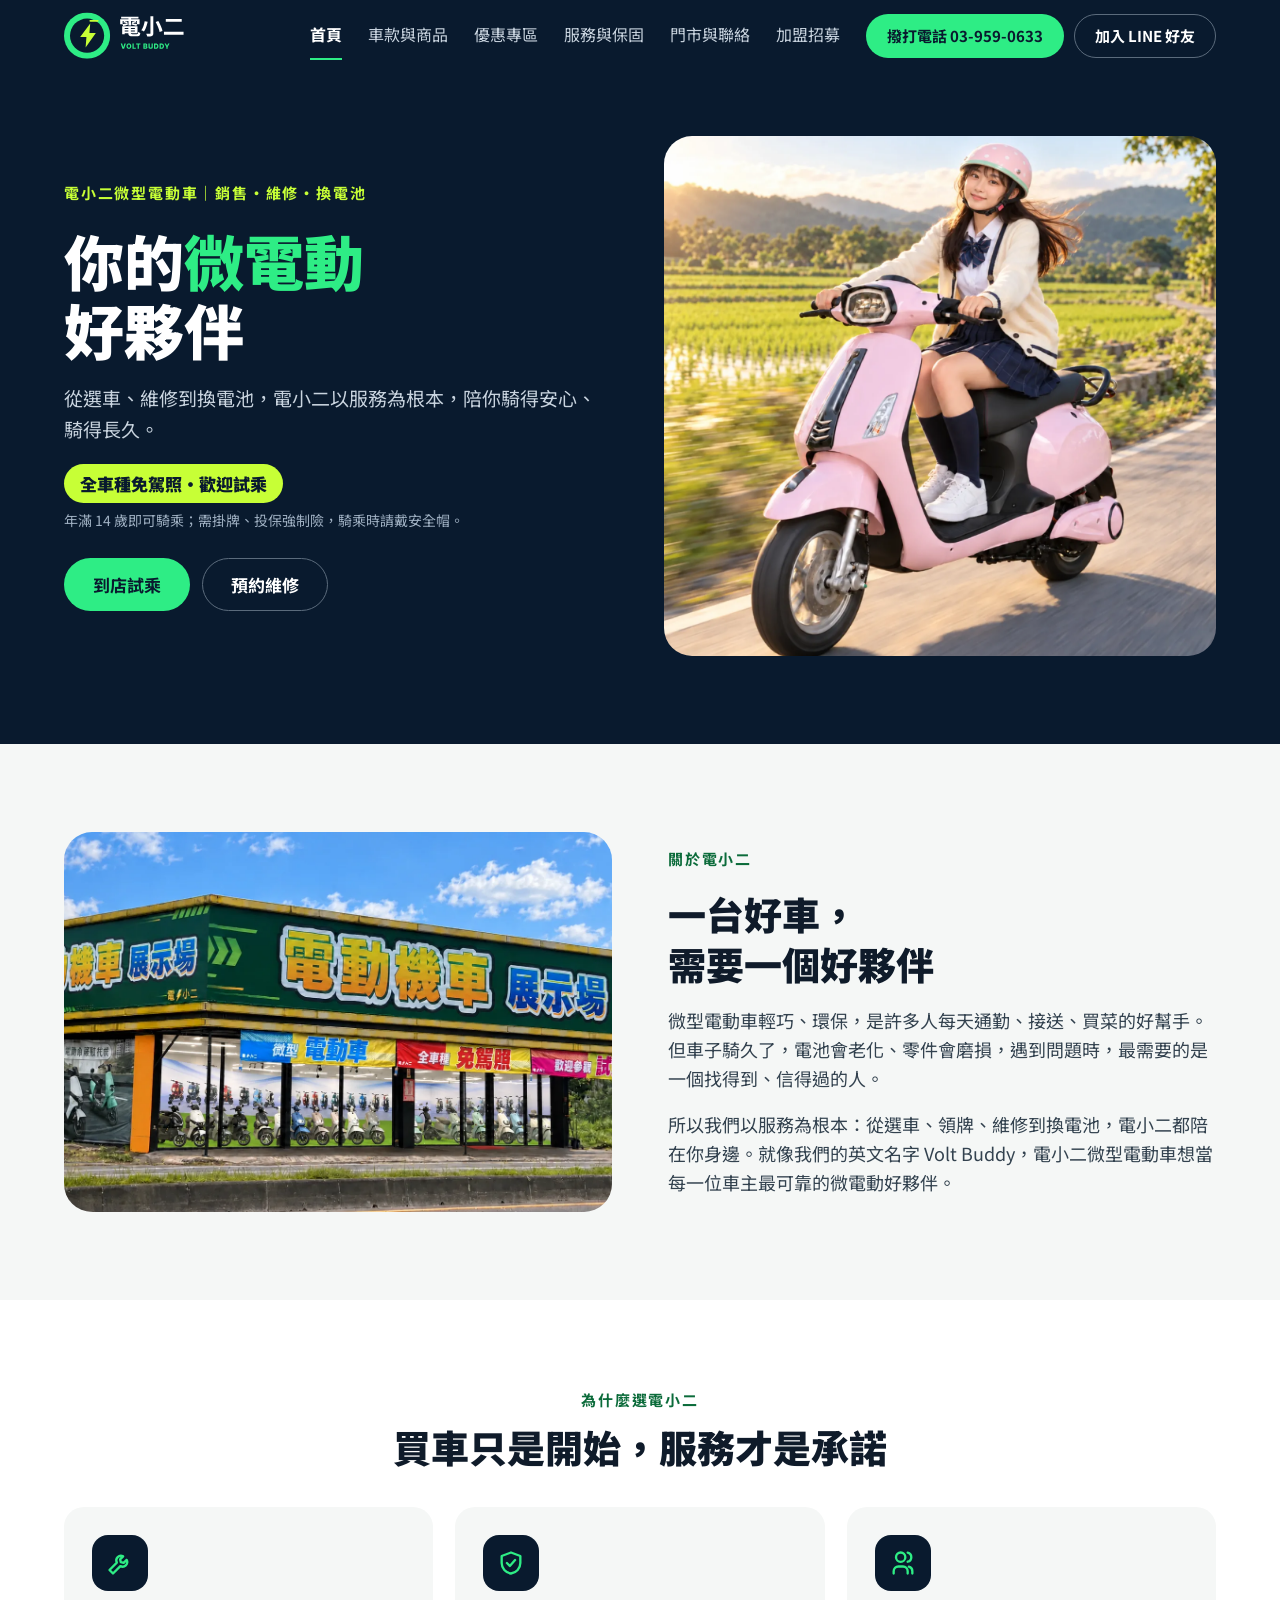
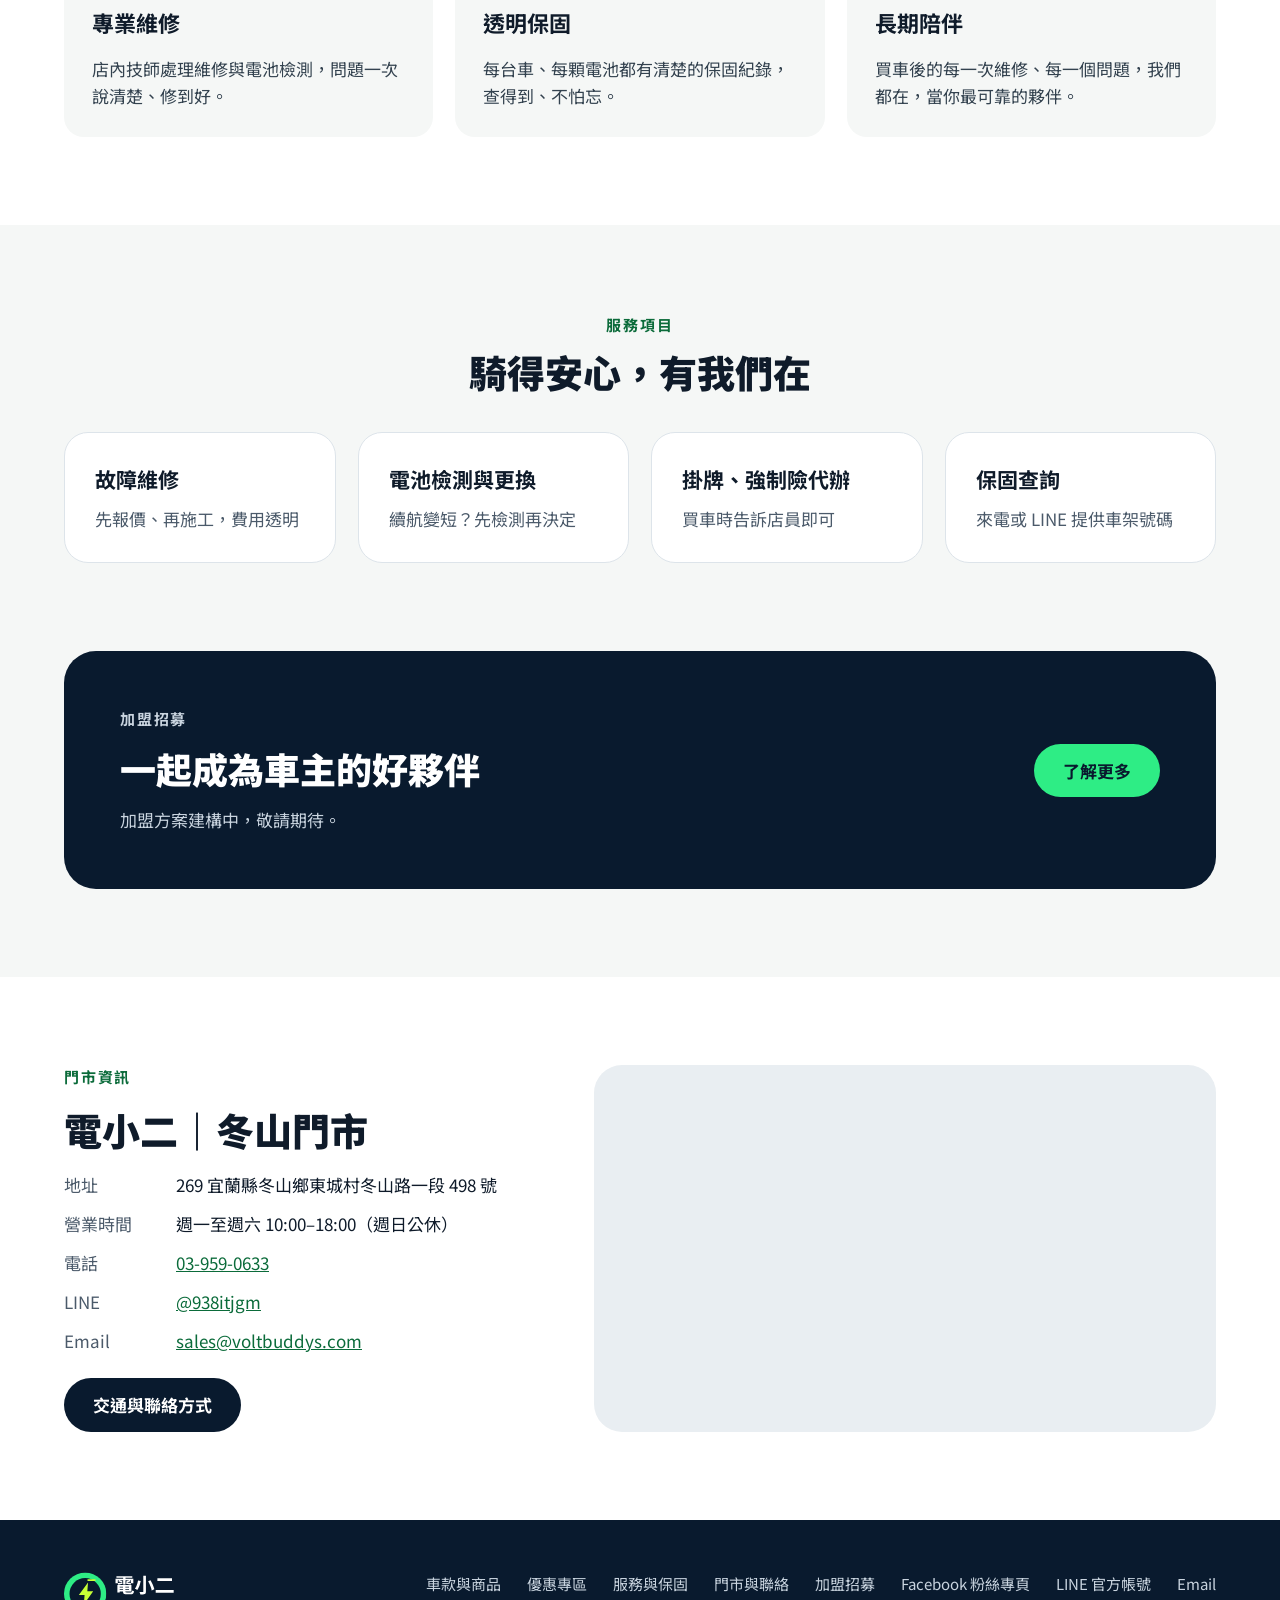
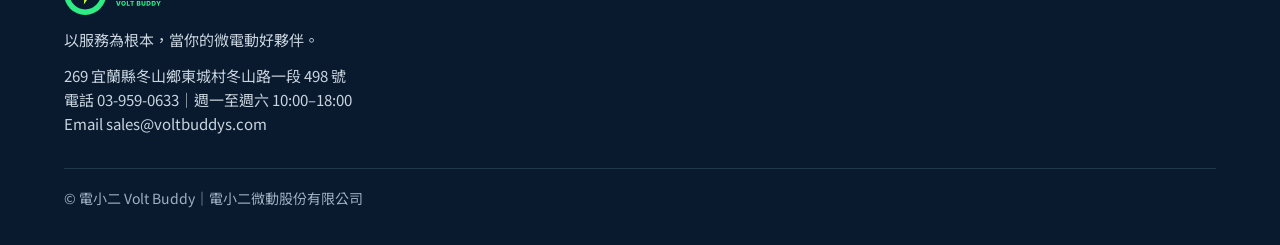
<file: index.html>
<!doctype html>
<html lang="zh-Hant-TW">
<head>
<meta charset="utf-8">
<meta name="viewport" content="width=device-width, initial-scale=1">
<title>電小二微型電動車｜宜蘭冬山 微型電動車銷售・維修・換電池</title>
<meta name="description" content="電小二微型電動車（Volt Buddy）：宜蘭冬山微型電動車門市，銷售、維修、電池檢測與更換，全車種免駕照、歡迎試乘。冬山路一段 498 號，電話 03-959-0633。">
<link rel="canonical" href="https://voltbuddys.com/">
<meta property="og:type" content="website">
<meta property="og:title" content="電小二微型電動車｜宜蘭冬山 微型電動車銷售・維修・換電池">
<meta property="og:description" content="電小二微型電動車（Volt Buddy）：宜蘭冬山微型電動車門市，銷售、維修、電池檢測與更換，全車種免駕照、歡迎試乘。冬山路一段 498 號，電話 03-959-0633。">
<meta property="og:url" content="https://voltbuddys.com/">
<meta property="og:image" content="https://voltbuddys.com/assets/img/hero.webp">
<meta name="theme-color" content="#091A2E">
<script type="application/ld+json">
{
 "@context": "https://schema.org",
 "@type": [
  "MotorcycleDealer",
  "MotorcycleRepair"
 ],
 "@id": "https://voltbuddys.com/#store",
 "name": "電小二微型電動車",
 "alternateName": [
  "電小二",
  "Volt Buddy",
  "電小二 Volt Buddy"
 ],
 "url": "https://voltbuddys.com/",
 "logo": "https://voltbuddys.com/assets/img/icon.svg",
 "image": "https://voltbuddys.com/assets/img/store-front-2.webp",
 "telephone": "+886-3-959-0633",
 "email": "sales@voltbuddys.com",
 "priceRange": "$$",
 "address": {
  "@type": "PostalAddress",
  "streetAddress": "東城村冬山路一段498號",
  "addressLocality": "冬山鄉",
  "addressRegion": "宜蘭縣",
  "postalCode": "269",
  "addressCountry": "TW"
 },
 "openingHoursSpecification": [
  {
   "@type": "OpeningHoursSpecification",
   "dayOfWeek": [
    "Monday",
    "Tuesday",
    "Wednesday",
    "Thursday",
    "Friday",
    "Saturday"
   ],
   "opens": "10:00",
   "closes": "18:00"
  }
 ],
 "sameAs": [
  "https://www.facebook.com/profile.php?id=61590472652984",
  "https://line.me/R/ti/p/%40938itjgm"
 ]
}
</script>
<link rel="icon" href="assets/img/icon.svg" type="image/svg+xml">
<link rel="preconnect" href="https://fonts.googleapis.com">
<link rel="preconnect" href="https://fonts.gstatic.com" crossorigin>
<link rel="stylesheet" href="https://fonts.googleapis.com/css2?family=Noto+Sans+TC:wght@400;700;900&amp;display=swap">
<link rel="stylesheet" href="assets/style.css?v=5">
</head>
<body>
<a class="skip" href="#main">跳到主要內容</a>
<header class="site-header">
<div class="wrap">
<a class="brand" href="index.html" aria-label="電小二 Volt Buddy 首頁"><img src="assets/img/logo-dark.svg" alt="電小二 Volt Buddy" width="150" height="48"></a>
<button class="menu-toggle" type="button" aria-expanded="false" aria-controls="site-nav" aria-label="開啟選單"><svg aria-hidden="true" width="24" height="24" viewBox="0 0 24 24" fill="none" stroke="#FFFFFF" stroke-width="2" stroke-linecap="round"><path d="M4 7h16M4 12h16M4 17h16"/></svg></button>
<nav id="site-nav" class="nav" aria-label="主選單">
<a class="nav-link" href="index.html" aria-current="page">首頁</a>
<a class="nav-link" href="models.html">車款與商品</a>
<a class="nav-link" href="promotions.html">優惠專區</a>
<a class="nav-link" href="service.html">服務與保固</a>
<a class="nav-link" href="store.html">門市與聯絡</a>
<a class="nav-link" href="franchise.html">加盟招募</a>
<div class="nav-actions">
<a class="btn btn-mint btn-sm" href="tel:+88639590633">撥打電話 03-959-0633</a>
<a class="btn btn-ghost-light btn-sm" href="https://line.me/R/ti/p/%40938itjgm">加入 LINE 好友</a>
</div>
</nav>
</div>
</header>
<main id="main">
<section class="hero">
<div class="wrap split">
<div class="stack" style="gap:20px">
<p class="eyebrow eyebrow-light">電小二微型電動車｜銷售・維修・換電池</p>
<h1>你的<span class="accent">微電動</span><br>好夥伴</h1>
<p class="lead">從選車、維修到換電池，電小二以服務為根本，陪你騎得安心、騎得長久。</p>
<div class="stack" style="gap:6px">
<p class="pill" style="align-self:flex-start">全車種免駕照・歡迎試乘</p>
<p class="note">年滿 14 歲即可騎乘；需掛牌、投保強制險，騎乘時請戴安全帽。</p>
</div>
<div class="btn-row" style="margin-top:6px">
<a class="btn btn-mint" href="store.html">到店試乘</a>
<a class="btn btn-ghost-light" href="service.html">預約維修</a>
</div>
</div>
<img class="photo" src="assets/img/hero.webp" alt="戴著安全帽、騎著粉紅色微型電動車行經稻田旁的騎士" width="1400" height="1400" fetchpriority="high">
</div>
</section>

<section id="home-promos" class="section" style="padding-bottom:0" hidden>
<div class="wrap stack" style="gap:24px">
<div class="split" style="justify-content:space-between;align-items:flex-end;gap:12px">
<div class="stack" style="gap:6px;flex:1 1 auto"><p class="eyebrow">優惠專區</p><h2 class="h2" style="font-size:32px">本月最划算</h2></div>
<a href="promotions.html" style="flex:0 0 auto;font-weight:700;text-decoration:none">看全部優惠 →</a>
</div>
<div id="home-promo-grid" class="grid"></div>
</div>
</section>

<section class="section">
<div class="wrap split" style="gap:56px">
<img class="photo" src="assets/img/store-front-2.webp" alt="電小二冬山門市外觀：綠色招牌寫著電動機車展示場，掛著「全車種免駕照」「歡迎參觀試乘」布條，玻璃窗內排滿電動車" width="1600" height="805" loading="lazy" style="height:var(--about-h,380px)">
<div class="stack" style="gap:18px">
<p class="eyebrow">關於電小二</p>
<h2 class="h2">一台好車，<br>需要一個好夥伴</h2>
<p class="lead">微型電動車輕巧、環保，是許多人每天通勤、接送、買菜的好幫手。但車子騎久了，電池會老化、零件會磨損，遇到問題時，最需要的是一個找得到、信得過的人。</p>
<p class="lead">所以我們以服務為根本：從選車、領牌、維修到換電池，電小二都陪在你身邊。就像我們的英文名字 Volt Buddy，電小二微型電動車想當每一位車主最可靠的微電動好夥伴。</p>
</div>
</div>
</section>

<section class="section section-white">
<div class="wrap stack-lg">
<div class="stack center" style="gap:10px"><p class="eyebrow">為什麼選電小二</p><h2 class="h2">買車只是開始，服務才是承諾</h2></div>
<div class="grid">
<article class="card-soft stack"><div class="icon-box"><svg aria-hidden="true" width="28" height="28" viewBox="0 0 24 24" fill="none" stroke="#2EED85" stroke-width="2" stroke-linecap="round" stroke-linejoin="round"><path d="M14.7 6.3a4 4 0 0 0-5.4 5.4L3 18l3 3 6.3-6.3a4 4 0 0 0 5.4-5.4l-2.6 2.6-2.4-.6-.6-2.4z"/></svg></div><h3 style="font-size:22px">專業維修</h3><p class="lead" style="font-size:17px">店內技師處理維修與電池檢測，問題一次說清楚、修到好。</p></article>
<article class="card-soft stack"><div class="icon-box"><svg aria-hidden="true" width="28" height="28" viewBox="0 0 24 24" fill="none" stroke="#2EED85" stroke-width="2" stroke-linecap="round" stroke-linejoin="round"><path d="M12 3l8 3v6c0 4.5-3.4 8.3-8 9-4.6-.7-8-4.5-8-9V6z"/><path d="M8.5 12l2.5 2.5 4.5-5"/></svg></div><h3 style="font-size:22px">透明保固</h3><p class="lead" style="font-size:17px">每台車、每顆電池都有清楚的保固紀錄，查得到、不怕忘。</p></article>
<article class="card-soft stack"><div class="icon-box"><svg aria-hidden="true" width="28" height="28" viewBox="0 0 24 24" fill="none" stroke="#2EED85" stroke-width="2" stroke-linecap="round" stroke-linejoin="round"><path d="M20 21v-2a4 4 0 0 0-3-3.9"/><path d="M4 21v-2a4 4 0 0 1 4-4h4a4 4 0 0 1 4 4v2"/><circle cx="10" cy="7" r="4"/><path d="M16 3.1a4 4 0 0 1 0 7.8"/></svg></div><h3 style="font-size:22px">長期陪伴</h3><p class="lead" style="font-size:17px">買車後的每一次維修、每一個問題，我們都在，當你最可靠的夥伴。</p></article>
</div>
</div>
</section>

<section class="section">
<div class="wrap stack-lg">
<div class="stack center" style="gap:10px"><p class="eyebrow">服務項目</p><h2 class="h2">騎得安心，有我們在</h2></div>
<div class="grid">
<a class="card stack" href="service.html" style="text-decoration:none;color:inherit;gap:8px"><h3>故障維修</h3><p class="muted">先報價、再施工，費用透明</p></a>
<a class="card stack" href="service.html" style="text-decoration:none;color:inherit;gap:8px"><h3>電池檢測與更換</h3><p class="muted">續航變短？先檢測再決定</p></a>
<a class="card stack" href="service.html" style="text-decoration:none;color:inherit;gap:8px"><h3>掛牌、強制險代辦</h3><p class="muted">買車時告訴店員即可</p></a>
<a class="card stack" href="service.html" style="text-decoration:none;color:inherit;gap:8px"><h3>保固查詢</h3><p class="muted">來電或 LINE 提供車架號碼</p></a>
</div>
</div>
</section>

<section class="section" style="padding-top:0">
<div class="wrap">
<div class="banner">
<div class="stack" style="flex:1 1 520px"><p class="eyebrow eyebrow-light">加盟招募</p><h2>一起成為車主的好夥伴</h2><p>加盟方案建構中，敬請期待。</p></div>
<a class="btn btn-mint" href="franchise.html">了解更多</a>
</div>
</div>
</section>

<section class="section section-white">
<div class="wrap split" style="align-items:stretch">
<div class="stack" style="gap:16px;flex:1 1 380px">
<p class="eyebrow">門市資訊</p>
<h2 class="h2">電小二｜冬山門市</h2>
<dl class="info">
<dt>地址</dt><dd>269 宜蘭縣冬山鄉東城村冬山路一段 498 號</dd>
<dt>營業時間</dt><dd>週一至週六 10:00–18:00（週日公休）</dd>
<dt>電話</dt><dd><a href="tel:+88639590633">03-959-0633</a></dd>
<dt>LINE</dt><dd><a href="https://line.me/R/ti/p/%40938itjgm">@938itjgm</a></dd>
<dt>Email</dt><dd><a href="mailto:sales@voltbuddys.com">sales@voltbuddys.com</a></dd>
</dl>
<a class="btn btn-navy" href="store.html" style="align-self:flex-start;margin-top:8px">交通與聯絡方式</a>
</div>
<iframe class="map" style="flex:1 1 520px;min-height:360px" title="電小二冬山門市 Google 地圖" src="https://www.google.com/maps?q=%E5%AE%9C%E8%98%AD%E7%B8%A3%E5%86%AC%E5%B1%B1%E9%84%89%E5%86%AC%E5%B1%B1%E8%B7%AF%E4%B8%80%E6%AE%B5498%E8%99%9F&amp;output=embed" loading="lazy" referrerpolicy="no-referrer-when-downgrade"></iframe>
</div>
</section>
</main>
<footer class="site-footer">
<div class="wrap">
<div class="top">
<div class="stack" style="gap:12px;max-width:360px">
<img src="assets/img/logo-dark.svg" alt="電小二 Volt Buddy" width="138" height="44">
<p>以服務為根本，當你的微電動好夥伴。</p>
<p>269 宜蘭縣冬山鄉東城村冬山路一段 498 號<br>電話 <a href="tel:+88639590633">03-959-0633</a>｜週一至週六 10:00–18:00<br>Email <a href="mailto:sales@voltbuddys.com">sales@voltbuddys.com</a></p>
</div>
<nav aria-label="頁尾選單">
<a href="models.html">車款與商品</a>
<a href="promotions.html">優惠專區</a>
<a href="service.html">服務與保固</a>
<a href="store.html">門市與聯絡</a>
<a href="franchise.html">加盟招募</a>
<a href="https://www.facebook.com/profile.php?id=61590472652984">Facebook 粉絲專頁</a>
<a href="https://line.me/R/ti/p/%40938itjgm">LINE 官方帳號</a>
<a href="mailto:sales@voltbuddys.com">Email</a>
</nav>
</div>
<p class="bottom">© 電小二 Volt Buddy｜電小二微動股份有限公司</p>
</div>
</footer>
<script src="assets/site.js?v=2" defer></script>
</body>
</html>
</file>
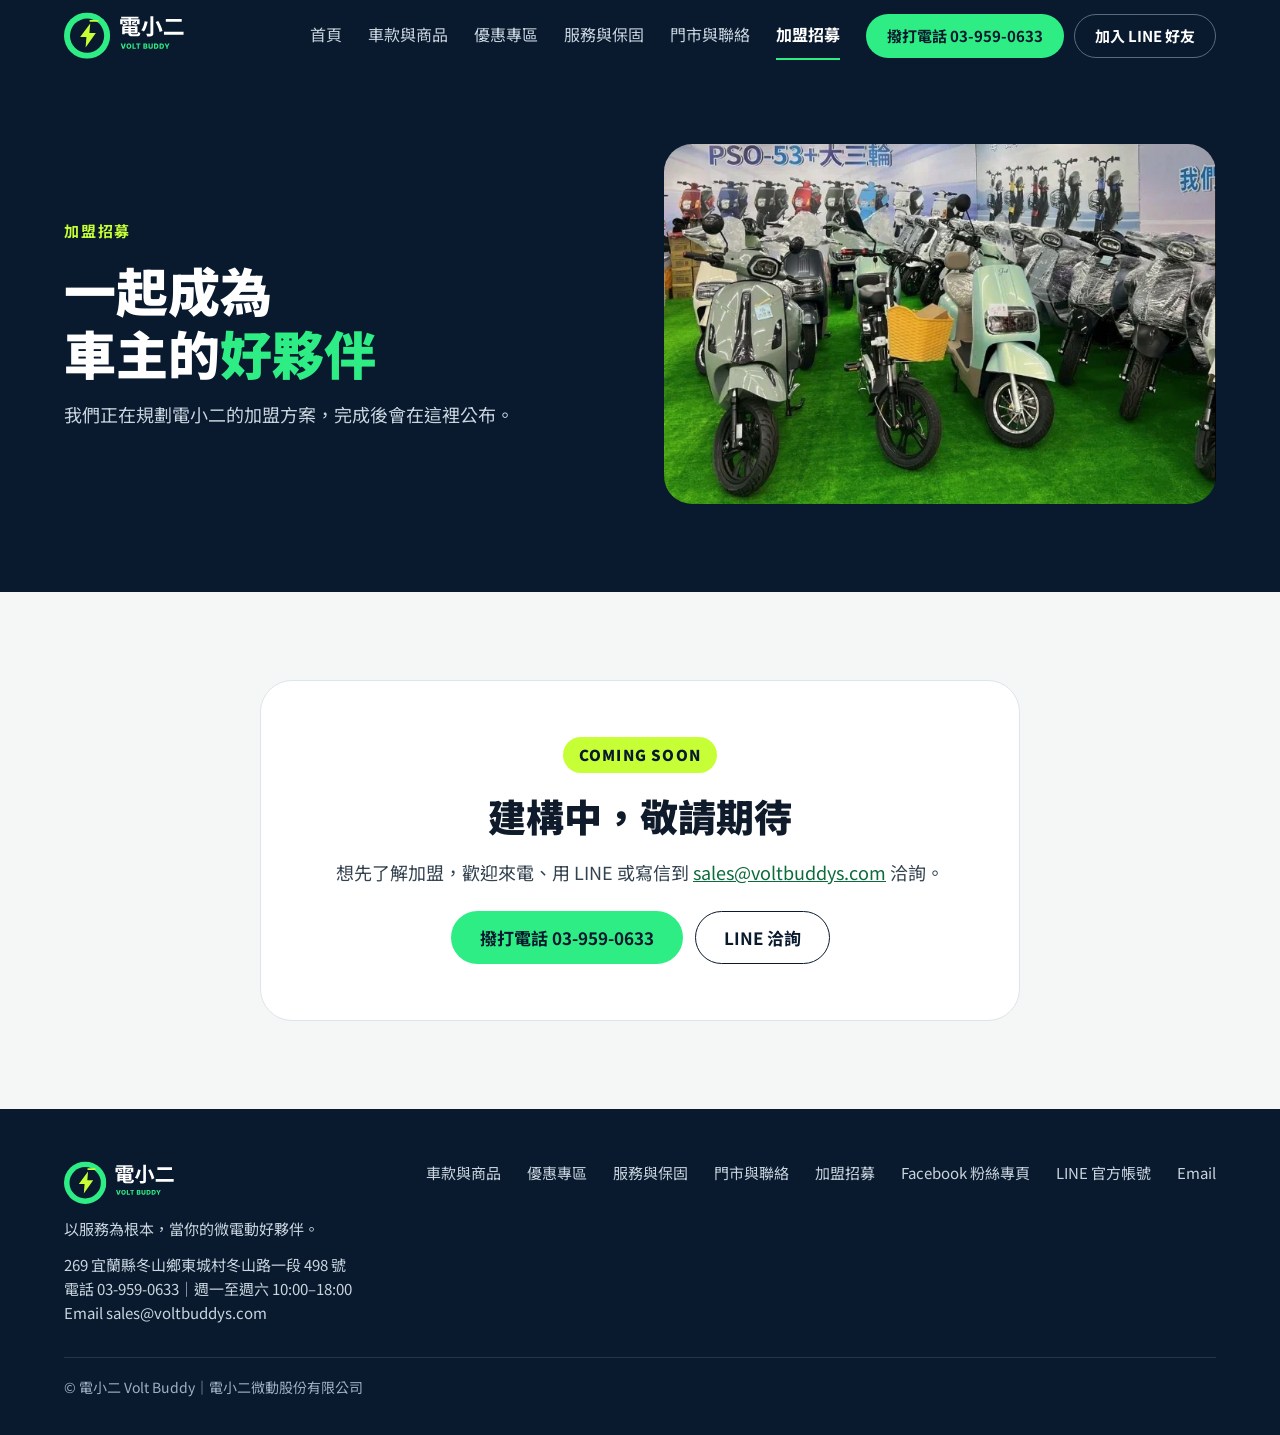
<file: franchise.html>
<!doctype html>
<html lang="zh-Hant-TW">
<head>
<meta charset="utf-8">
<meta name="viewport" content="width=device-width, initial-scale=1">
<title>加盟招募｜電小二微型電動車 Volt Buddy</title>
<meta name="description" content="電小二加盟方案建構中，敬請期待；想先了解歡迎來電或 LINE 洽詢。">
<link rel="canonical" href="https://voltbuddys.com/franchise.html">
<meta property="og:type" content="website">
<meta property="og:title" content="加盟招募｜電小二微型電動車 Volt Buddy">
<meta property="og:description" content="電小二加盟方案建構中，敬請期待；想先了解歡迎來電或 LINE 洽詢。">
<meta property="og:url" content="https://voltbuddys.com/franchise.html">
<meta property="og:image" content="https://voltbuddys.com/assets/img/hero.webp">
<meta name="theme-color" content="#091A2E">

<link rel="icon" href="assets/img/icon.svg" type="image/svg+xml">
<link rel="preconnect" href="https://fonts.googleapis.com">
<link rel="preconnect" href="https://fonts.gstatic.com" crossorigin>
<link rel="stylesheet" href="https://fonts.googleapis.com/css2?family=Noto+Sans+TC:wght@400;700;900&amp;display=swap">
<link rel="stylesheet" href="assets/style.css?v=5">
</head>
<body>
<a class="skip" href="#main">跳到主要內容</a>
<header class="site-header">
<div class="wrap">
<a class="brand" href="index.html" aria-label="電小二 Volt Buddy 首頁"><img src="assets/img/logo-dark.svg" alt="電小二 Volt Buddy" width="150" height="48"></a>
<button class="menu-toggle" type="button" aria-expanded="false" aria-controls="site-nav" aria-label="開啟選單"><svg aria-hidden="true" width="24" height="24" viewBox="0 0 24 24" fill="none" stroke="#FFFFFF" stroke-width="2" stroke-linecap="round"><path d="M4 7h16M4 12h16M4 17h16"/></svg></button>
<nav id="site-nav" class="nav" aria-label="主選單">
<a class="nav-link" href="index.html">首頁</a>
<a class="nav-link" href="models.html">車款與商品</a>
<a class="nav-link" href="promotions.html">優惠專區</a>
<a class="nav-link" href="service.html">服務與保固</a>
<a class="nav-link" href="store.html">門市與聯絡</a>
<a class="nav-link" href="franchise.html" aria-current="page">加盟招募</a>
<div class="nav-actions">
<a class="btn btn-mint btn-sm" href="tel:+88639590633">撥打電話 03-959-0633</a>
<a class="btn btn-ghost-light btn-sm" href="https://line.me/R/ti/p/%40938itjgm">加入 LINE 好友</a>
</div>
</nav>
</div>
</header>
<main id="main">
<section class="page-hero" style="padding:72px 0 88px">
<div class="wrap split">
<div class="stack" style="gap:16px"><p class="eyebrow eyebrow-light">加盟招募</p><h1 style="font-size:52px;line-height:1.2">一起成為<br>車主的<span style="color:var(--mint)">好夥伴</span></h1><p class="lead">我們正在規劃電小二的加盟方案，完成後會在這裡公布。</p></div>
<img class="photo" src="assets/img/store-inside.webp" alt="電小二門市展示區：綠色草皮上排列多台微型電動車" width="715" height="482" style="height:360px">
</div>
</section>
<section class="section">
<div class="wrap">
<div class="card stack center" style="max-width:760px;margin:0 auto;padding:56px 40px;align-items:center;gap:18px;border-radius:32px">
<p class="pill" style="font-size:15px;letter-spacing:0.08em">COMING SOON</p>
<h2 class="h2">建構中，敬請期待</h2>
<p class="lead">想先了解加盟，歡迎來電、用 LINE 或寫信到 <a href="mailto:sales@voltbuddys.com">sales@voltbuddys.com</a> 洽詢。</p>
<div class="btn-row" style="justify-content:center;margin-top:6px">
<a class="btn btn-mint" href="tel:+88639590633">撥打電話 03-959-0633</a>
<a class="btn btn-ghost" href="https://line.me/R/ti/p/%40938itjgm">LINE 洽詢</a>
</div>
</div>
</div>
</section>
</main>
<footer class="site-footer">
<div class="wrap">
<div class="top">
<div class="stack" style="gap:12px;max-width:360px">
<img src="assets/img/logo-dark.svg" alt="電小二 Volt Buddy" width="138" height="44">
<p>以服務為根本，當你的微電動好夥伴。</p>
<p>269 宜蘭縣冬山鄉東城村冬山路一段 498 號<br>電話 <a href="tel:+88639590633">03-959-0633</a>｜週一至週六 10:00–18:00<br>Email <a href="mailto:sales@voltbuddys.com">sales@voltbuddys.com</a></p>
</div>
<nav aria-label="頁尾選單">
<a href="models.html">車款與商品</a>
<a href="promotions.html">優惠專區</a>
<a href="service.html">服務與保固</a>
<a href="store.html">門市與聯絡</a>
<a href="franchise.html">加盟招募</a>
<a href="https://www.facebook.com/profile.php?id=61590472652984">Facebook 粉絲專頁</a>
<a href="https://line.me/R/ti/p/%40938itjgm">LINE 官方帳號</a>
<a href="mailto:sales@voltbuddys.com">Email</a>
</nav>
</div>
<p class="bottom">© 電小二 Volt Buddy｜電小二微動股份有限公司</p>
</div>
</footer>
<script src="assets/site.js?v=2" defer></script>
</body>
</html>
</file>
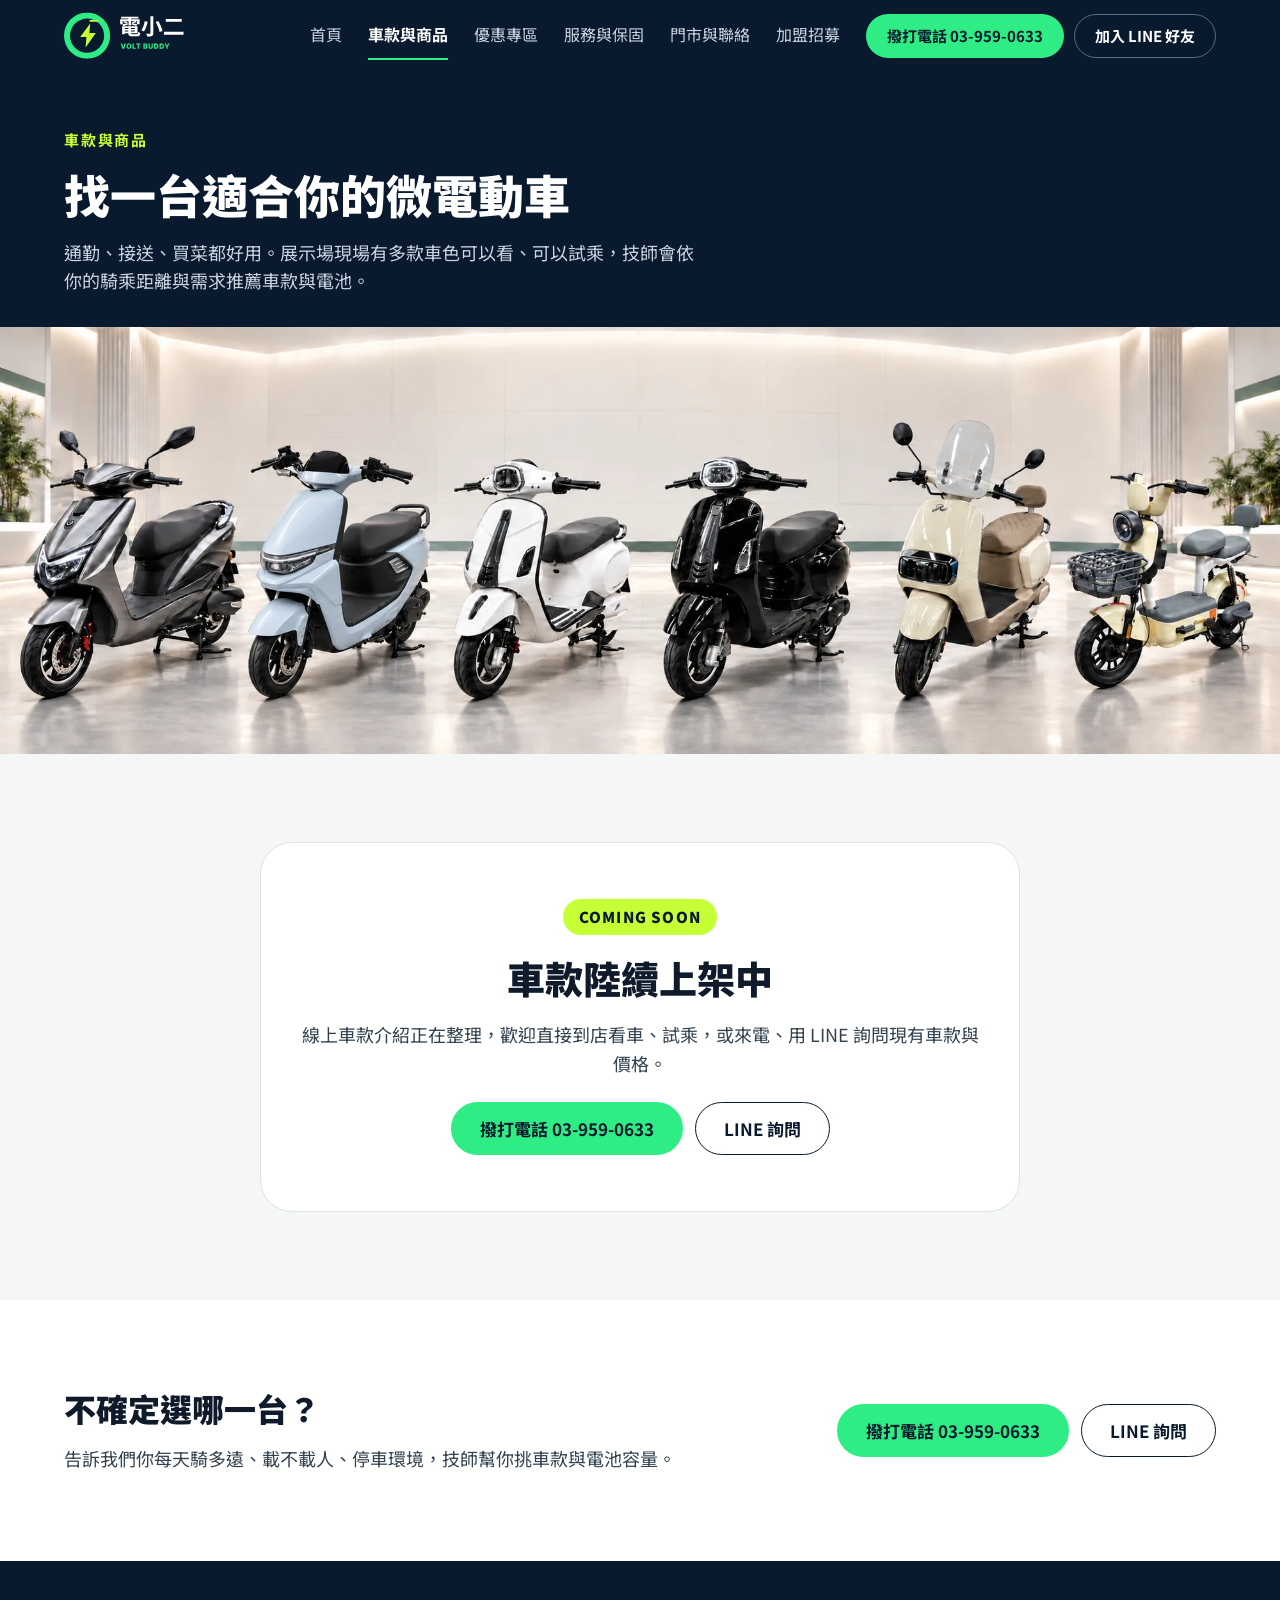
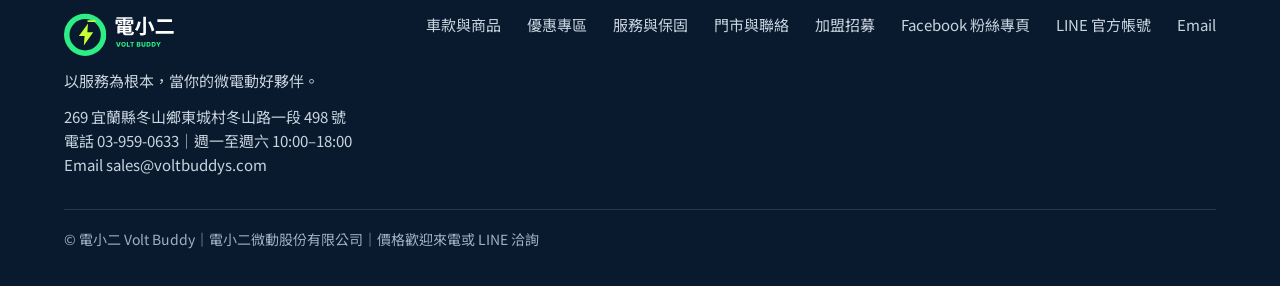
<file: models.html>
<!doctype html>
<html lang="zh-Hant-TW">
<head>
<meta charset="utf-8">
<meta name="viewport" content="width=device-width, initial-scale=1">
<title>車款與商品｜電小二微型電動車 Volt Buddy</title>
<meta name="description" content="電小二微型電動車車款與電池：續航、最高時速與規格一次看，歡迎到冬山門市看車、試乘，價格歡迎洽詢。">
<link rel="canonical" href="https://voltbuddys.com/models.html">
<meta property="og:type" content="website">
<meta property="og:title" content="車款與商品｜電小二微型電動車 Volt Buddy">
<meta property="og:description" content="電小二微型電動車車款與電池：續航、最高時速與規格一次看，歡迎到冬山門市看車、試乘，價格歡迎洽詢。">
<meta property="og:url" content="https://voltbuddys.com/models.html">
<meta property="og:image" content="https://voltbuddys.com/assets/img/hero.webp">
<meta name="theme-color" content="#091A2E">

<link rel="icon" href="assets/img/icon.svg" type="image/svg+xml">
<link rel="preconnect" href="https://fonts.googleapis.com">
<link rel="preconnect" href="https://fonts.gstatic.com" crossorigin>
<link rel="stylesheet" href="https://fonts.googleapis.com/css2?family=Noto+Sans+TC:wght@400;700;900&amp;display=swap">
<link rel="stylesheet" href="assets/style.css?v=5">
</head>
<body>
<a class="skip" href="#main">跳到主要內容</a>
<header class="site-header">
<div class="wrap">
<a class="brand" href="index.html" aria-label="電小二 Volt Buddy 首頁"><img src="assets/img/logo-dark.svg" alt="電小二 Volt Buddy" width="150" height="48"></a>
<button class="menu-toggle" type="button" aria-expanded="false" aria-controls="site-nav" aria-label="開啟選單"><svg aria-hidden="true" width="24" height="24" viewBox="0 0 24 24" fill="none" stroke="#FFFFFF" stroke-width="2" stroke-linecap="round"><path d="M4 7h16M4 12h16M4 17h16"/></svg></button>
<nav id="site-nav" class="nav" aria-label="主選單">
<a class="nav-link" href="index.html">首頁</a>
<a class="nav-link" href="models.html" aria-current="page">車款與商品</a>
<a class="nav-link" href="promotions.html">優惠專區</a>
<a class="nav-link" href="service.html">服務與保固</a>
<a class="nav-link" href="store.html">門市與聯絡</a>
<a class="nav-link" href="franchise.html">加盟招募</a>
<div class="nav-actions">
<a class="btn btn-mint btn-sm" href="tel:+88639590633">撥打電話 03-959-0633</a>
<a class="btn btn-ghost-light btn-sm" href="https://line.me/R/ti/p/%40938itjgm">加入 LINE 好友</a>
</div>
</nav>
</div>
</header>
<main id="main">
<section class="page-hero hero-lineup">
<div class="wrap">
<div class="stack"><p class="eyebrow eyebrow-light">車款與商品</p><h1>找一台適合你的微電動車</h1><p class="lead">通勤、接送、買菜都好用。展示場現場有多款車色可以看、可以試乘，技師會依你的騎乘距離與需求推薦車款與電池。</p></div>
</div>
<div class="lineup-wrap" tabindex="0" aria-label="車款合照（手機可左右滑動）">
<img class="lineup" src="assets/img/lineup-3.webp" alt="電小二展示場的六款微型電動車並排合照" width="2000" height="667" fetchpriority="high">
</div>
<p class="lineup-hint">← 左右滑動看全部車款 →</p>
</section>
<section class="section">
<div class="wrap stack" style="gap:28px">
<div id="model-tabs" class="tabs" role="group" aria-label="商品分類" hidden></div>
<div id="model-list" aria-live="polite"><div class="status-box">車款資訊載入中…</div></div>
<div id="model-empty" class="card stack center" style="max-width:760px;margin:0 auto;padding:56px 40px;align-items:center;gap:18px;border-radius:32px" hidden>
<p class="pill" style="font-size:15px;letter-spacing:0.08em">COMING SOON</p>
<h2 class="h2">車款陸續上架中</h2>
<p class="lead">線上車款介紹正在整理，歡迎直接到店看車、試乘，或來電、用 LINE 詢問現有車款與價格。</p>
<div class="btn-row" style="justify-content:center;margin-top:6px">
<a class="btn btn-mint" href="tel:+88639590633">撥打電話 03-959-0633</a>
<a class="btn btn-ghost" href="https://line.me/R/ti/p/%40938itjgm">LINE 詢問</a>
</div>
</div>
<noscript><p class="status-box">請開啟瀏覽器的 JavaScript 以查看車款，或來電 03-959-0633 詢問。</p></noscript>
</div>
</section>
<section class="section section-white">
<div class="wrap split" style="justify-content:space-between">
<div class="stack" style="flex:1 1 520px"><h2 class="h2" style="font-size:32px">不確定選哪一台？</h2><p class="lead">告訴我們你每天騎多遠、載不載人、停車環境，技師幫你挑車款與電池容量。</p></div>
<div class="btn-row" style="flex:0 1 auto">
<a class="btn btn-mint" href="tel:+88639590633">撥打電話 03-959-0633</a>
<a class="btn btn-ghost" href="https://line.me/R/ti/p/%40938itjgm">LINE 詢問</a>
</div>
</div>
</section>
</main>
<footer class="site-footer">
<div class="wrap">
<div class="top">
<div class="stack" style="gap:12px;max-width:360px">
<img src="assets/img/logo-dark.svg" alt="電小二 Volt Buddy" width="138" height="44">
<p>以服務為根本，當你的微電動好夥伴。</p>
<p>269 宜蘭縣冬山鄉東城村冬山路一段 498 號<br>電話 <a href="tel:+88639590633">03-959-0633</a>｜週一至週六 10:00–18:00<br>Email <a href="mailto:sales@voltbuddys.com">sales@voltbuddys.com</a></p>
</div>
<nav aria-label="頁尾選單">
<a href="models.html">車款與商品</a>
<a href="promotions.html">優惠專區</a>
<a href="service.html">服務與保固</a>
<a href="store.html">門市與聯絡</a>
<a href="franchise.html">加盟招募</a>
<a href="https://www.facebook.com/profile.php?id=61590472652984">Facebook 粉絲專頁</a>
<a href="https://line.me/R/ti/p/%40938itjgm">LINE 官方帳號</a>
<a href="mailto:sales@voltbuddys.com">Email</a>
</nav>
</div>
<p class="bottom">© 電小二 Volt Buddy｜電小二微動股份有限公司｜價格歡迎來電或 LINE 洽詢</p>
</div>
</footer>
<script src="assets/site.js?v=2" defer></script>
</body>
</html>
</file>
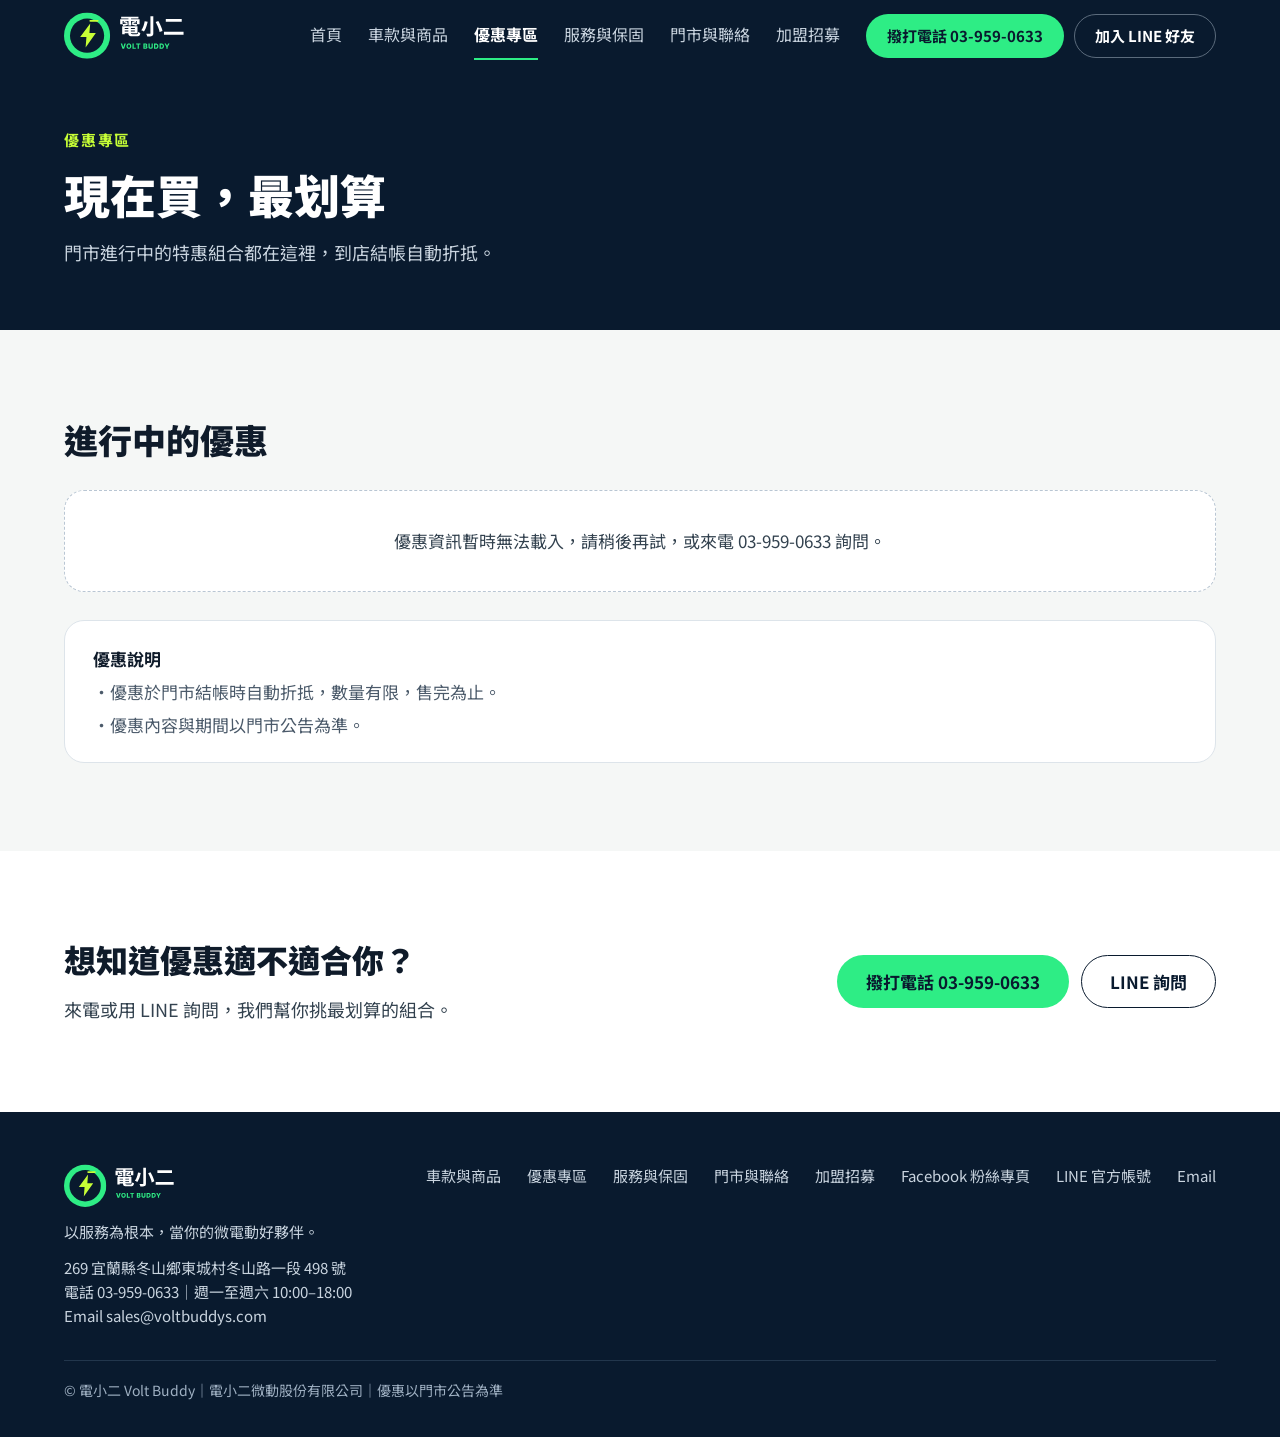
<file: promotions.html>
<!doctype html>
<html lang="zh-Hant-TW">
<head>
<meta charset="utf-8">
<meta name="viewport" content="width=device-width, initial-scale=1">
<title>優惠專區｜電小二微型電動車 Volt Buddy</title>
<meta name="description" content="電小二門市進行中的特惠組合，到店結帳自動折抵。">
<link rel="canonical" href="https://voltbuddys.com/promotions.html">
<meta property="og:type" content="website">
<meta property="og:title" content="優惠專區｜電小二微型電動車 Volt Buddy">
<meta property="og:description" content="電小二門市進行中的特惠組合，到店結帳自動折抵。">
<meta property="og:url" content="https://voltbuddys.com/promotions.html">
<meta property="og:image" content="https://voltbuddys.com/assets/img/hero.webp">
<meta name="theme-color" content="#091A2E">

<link rel="icon" href="assets/img/icon.svg" type="image/svg+xml">
<link rel="preconnect" href="https://fonts.googleapis.com">
<link rel="preconnect" href="https://fonts.gstatic.com" crossorigin>
<link rel="stylesheet" href="https://fonts.googleapis.com/css2?family=Noto+Sans+TC:wght@400;700;900&amp;display=swap">
<link rel="stylesheet" href="assets/style.css?v=5">
</head>
<body>
<a class="skip" href="#main">跳到主要內容</a>
<header class="site-header">
<div class="wrap">
<a class="brand" href="index.html" aria-label="電小二 Volt Buddy 首頁"><img src="assets/img/logo-dark.svg" alt="電小二 Volt Buddy" width="150" height="48"></a>
<button class="menu-toggle" type="button" aria-expanded="false" aria-controls="site-nav" aria-label="開啟選單"><svg aria-hidden="true" width="24" height="24" viewBox="0 0 24 24" fill="none" stroke="#FFFFFF" stroke-width="2" stroke-linecap="round"><path d="M4 7h16M4 12h16M4 17h16"/></svg></button>
<nav id="site-nav" class="nav" aria-label="主選單">
<a class="nav-link" href="index.html">首頁</a>
<a class="nav-link" href="models.html">車款與商品</a>
<a class="nav-link" href="promotions.html" aria-current="page">優惠專區</a>
<a class="nav-link" href="service.html">服務與保固</a>
<a class="nav-link" href="store.html">門市與聯絡</a>
<a class="nav-link" href="franchise.html">加盟招募</a>
<div class="nav-actions">
<a class="btn btn-mint btn-sm" href="tel:+88639590633">撥打電話 03-959-0633</a>
<a class="btn btn-ghost-light btn-sm" href="https://line.me/R/ti/p/%40938itjgm">加入 LINE 好友</a>
</div>
</nav>
</div>
</header>
<main id="main">
<section class="page-hero">
<div class="wrap stack"><p class="eyebrow eyebrow-light">優惠專區</p><h1>現在買，最划算</h1><p class="lead">門市進行中的特惠組合都在這裡，到店結帳自動折抵。</p></div>
</section>
<section class="section">
<div class="wrap stack" style="gap:28px">
<div class="split" style="justify-content:space-between;align-items:baseline;gap:12px">
<h2 class="h2" style="font-size:34px;flex:1 1 auto">進行中的優惠</h2>
<p id="promo-count" class="muted" style="flex:0 0 auto"></p>
</div>
<div id="promo-list" aria-live="polite"><div class="status-box">優惠資訊載入中…</div></div>
<div class="card stack" style="gap:6px;padding:24px 28px;border-radius:20px">
<p style="font-weight:700">優惠說明</p>
<p class="muted">・優惠於門市結帳時自動折抵，數量有限，售完為止。</p>
<p class="muted">・優惠內容與期間以門市公告為準。</p>
</div>
<noscript><p class="status-box">請開啟瀏覽器的 JavaScript 以查看優惠，或來電 03-959-0633 詢問。</p></noscript>
</div>
</section>
<section class="section section-white">
<div class="wrap split" style="justify-content:space-between">
<div class="stack" style="flex:1 1 520px"><h2 class="h2" style="font-size:32px">想知道優惠適不適合你？</h2><p class="lead">來電或用 LINE 詢問，我們幫你挑最划算的組合。</p></div>
<div class="btn-row" style="flex:0 1 auto">
<a class="btn btn-mint" href="tel:+88639590633">撥打電話 03-959-0633</a>
<a class="btn btn-ghost" href="https://line.me/R/ti/p/%40938itjgm">LINE 詢問</a>
</div>
</div>
</section>
</main>
<footer class="site-footer">
<div class="wrap">
<div class="top">
<div class="stack" style="gap:12px;max-width:360px">
<img src="assets/img/logo-dark.svg" alt="電小二 Volt Buddy" width="138" height="44">
<p>以服務為根本，當你的微電動好夥伴。</p>
<p>269 宜蘭縣冬山鄉東城村冬山路一段 498 號<br>電話 <a href="tel:+88639590633">03-959-0633</a>｜週一至週六 10:00–18:00<br>Email <a href="mailto:sales@voltbuddys.com">sales@voltbuddys.com</a></p>
</div>
<nav aria-label="頁尾選單">
<a href="models.html">車款與商品</a>
<a href="promotions.html">優惠專區</a>
<a href="service.html">服務與保固</a>
<a href="store.html">門市與聯絡</a>
<a href="franchise.html">加盟招募</a>
<a href="https://www.facebook.com/profile.php?id=61590472652984">Facebook 粉絲專頁</a>
<a href="https://line.me/R/ti/p/%40938itjgm">LINE 官方帳號</a>
<a href="mailto:sales@voltbuddys.com">Email</a>
</nav>
</div>
<p class="bottom">© 電小二 Volt Buddy｜電小二微動股份有限公司｜優惠以門市公告為準</p>
</div>
</footer>
<script src="assets/site.js?v=2" defer></script>
</body>
</html>
</file>
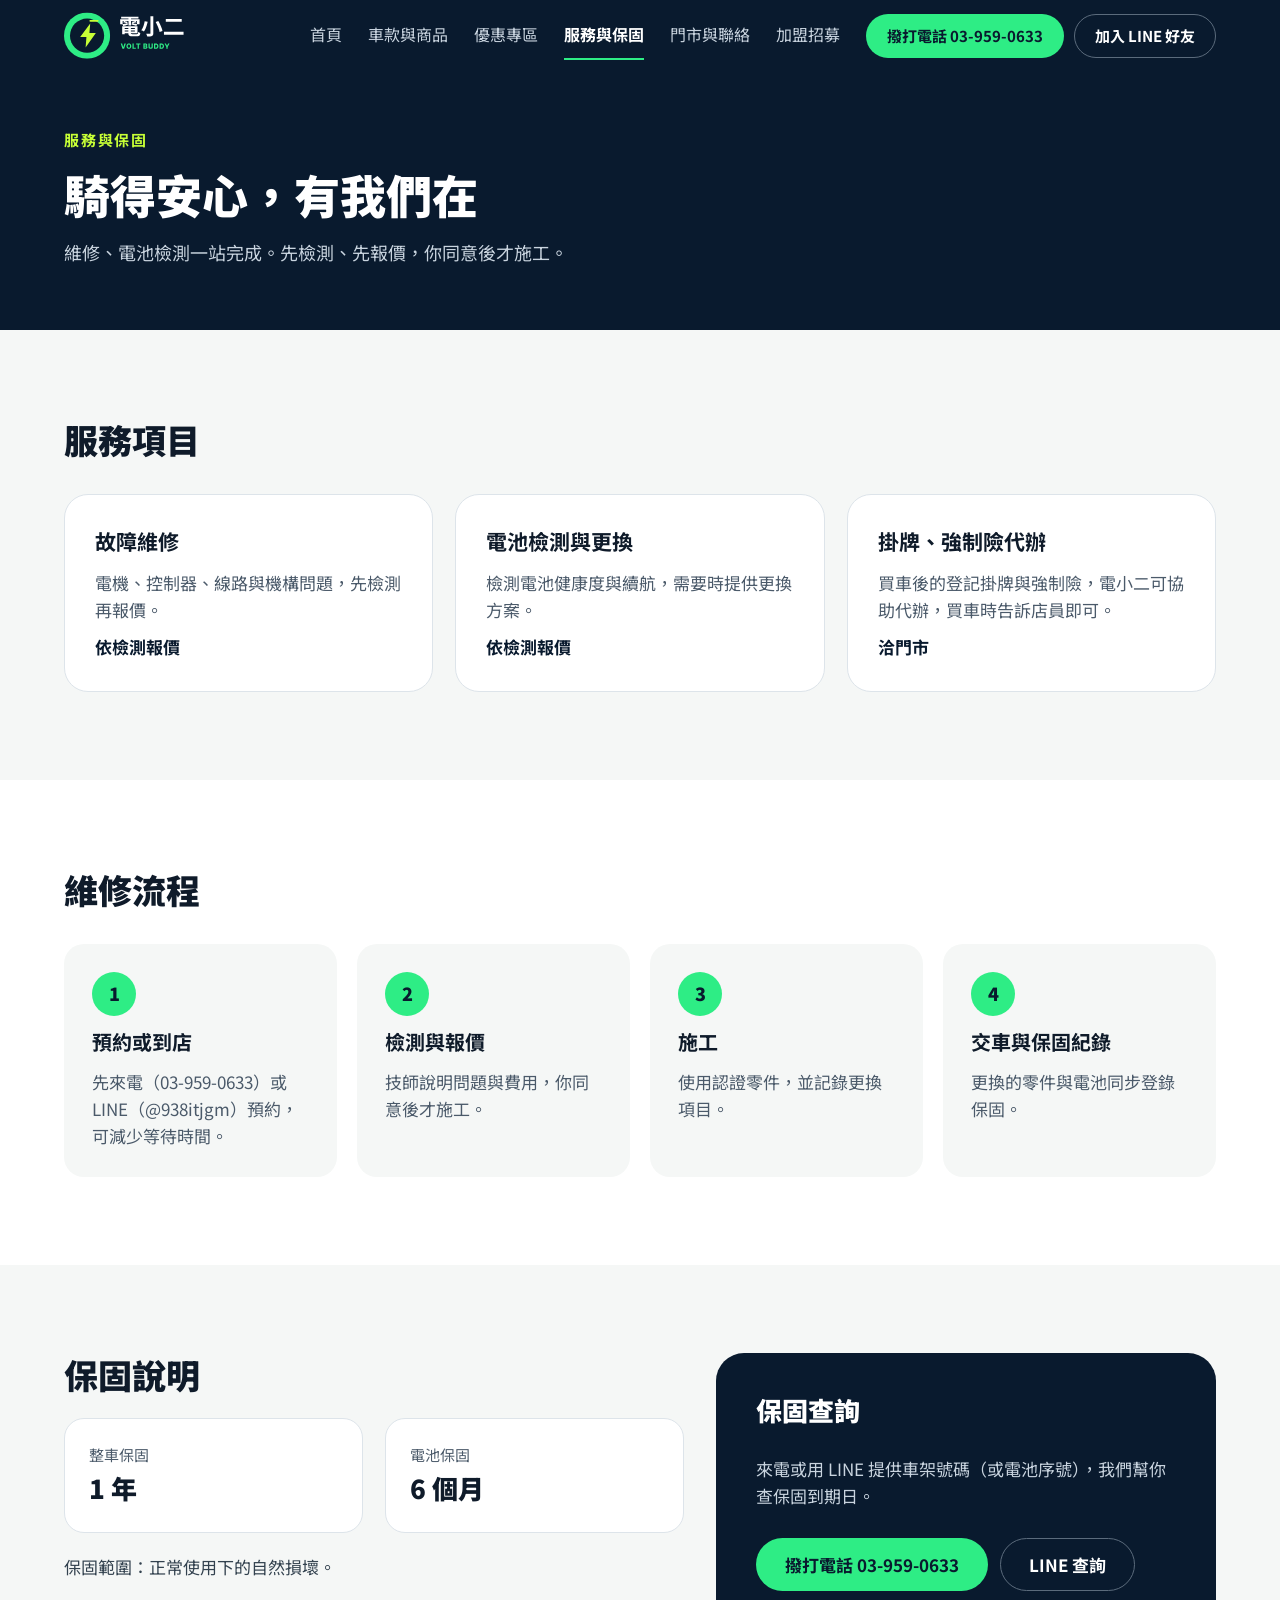
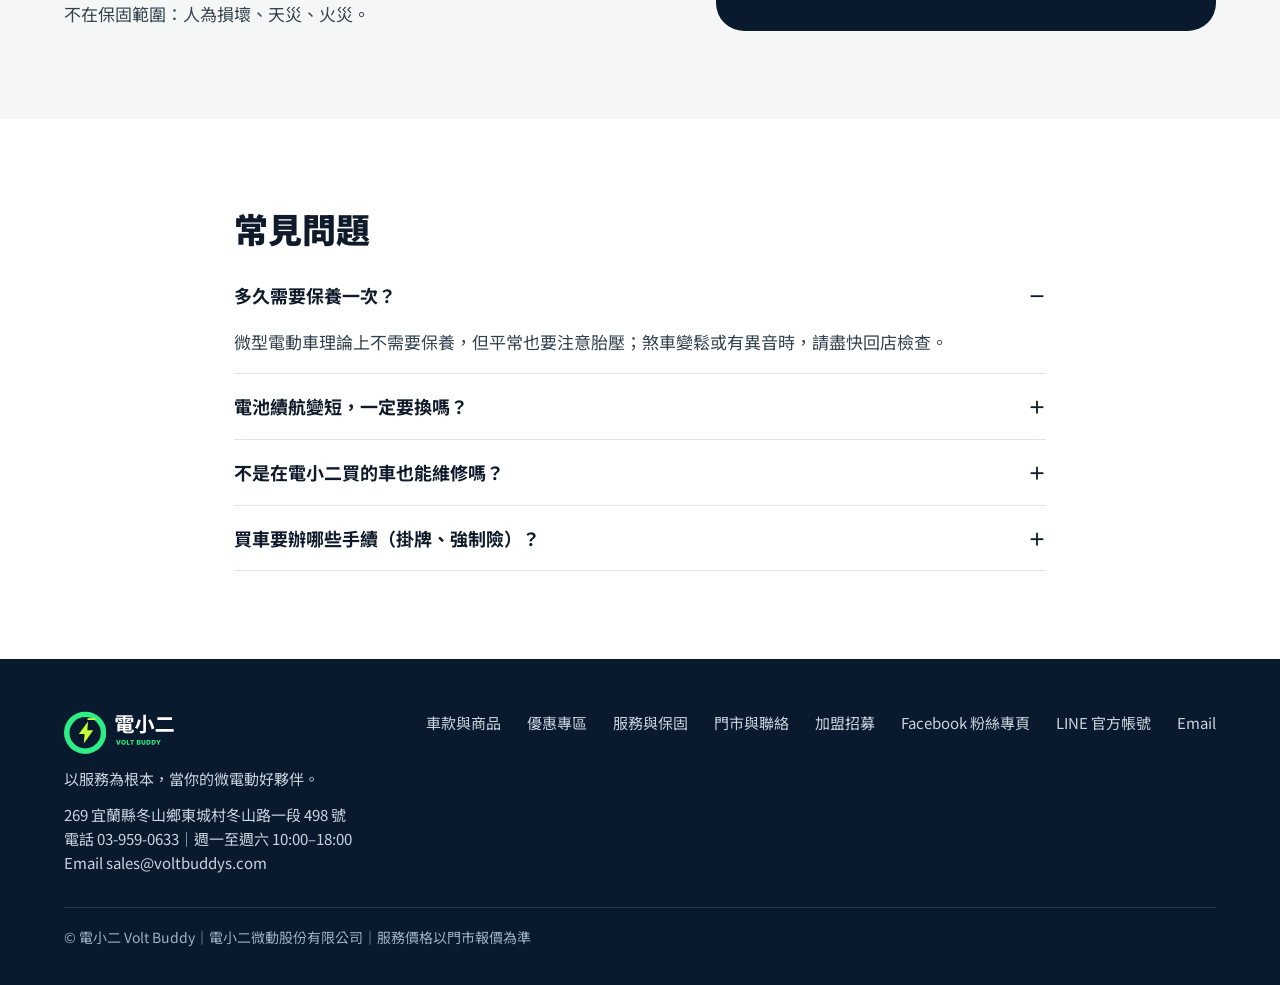
<file: service.html>
<!doctype html>
<html lang="zh-Hant-TW">
<head>
<meta charset="utf-8">
<meta name="viewport" content="width=device-width, initial-scale=1">
<title>服務與保固｜電小二微型電動車 Volt Buddy</title>
<meta name="description" content="電小二維修、電池檢測與更換、掛牌與強制險代辦；整車保固 1 年、電池保固 6 個月。">
<link rel="canonical" href="https://voltbuddys.com/service.html">
<meta property="og:type" content="website">
<meta property="og:title" content="服務與保固｜電小二微型電動車 Volt Buddy">
<meta property="og:description" content="電小二維修、電池檢測與更換、掛牌與強制險代辦；整車保固 1 年、電池保固 6 個月。">
<meta property="og:url" content="https://voltbuddys.com/service.html">
<meta property="og:image" content="https://voltbuddys.com/assets/img/hero.webp">
<meta name="theme-color" content="#091A2E">

<link rel="icon" href="assets/img/icon.svg" type="image/svg+xml">
<link rel="preconnect" href="https://fonts.googleapis.com">
<link rel="preconnect" href="https://fonts.gstatic.com" crossorigin>
<link rel="stylesheet" href="https://fonts.googleapis.com/css2?family=Noto+Sans+TC:wght@400;700;900&amp;display=swap">
<link rel="stylesheet" href="assets/style.css?v=5">
</head>
<body>
<a class="skip" href="#main">跳到主要內容</a>
<header class="site-header">
<div class="wrap">
<a class="brand" href="index.html" aria-label="電小二 Volt Buddy 首頁"><img src="assets/img/logo-dark.svg" alt="電小二 Volt Buddy" width="150" height="48"></a>
<button class="menu-toggle" type="button" aria-expanded="false" aria-controls="site-nav" aria-label="開啟選單"><svg aria-hidden="true" width="24" height="24" viewBox="0 0 24 24" fill="none" stroke="#FFFFFF" stroke-width="2" stroke-linecap="round"><path d="M4 7h16M4 12h16M4 17h16"/></svg></button>
<nav id="site-nav" class="nav" aria-label="主選單">
<a class="nav-link" href="index.html">首頁</a>
<a class="nav-link" href="models.html">車款與商品</a>
<a class="nav-link" href="promotions.html">優惠專區</a>
<a class="nav-link" href="service.html" aria-current="page">服務與保固</a>
<a class="nav-link" href="store.html">門市與聯絡</a>
<a class="nav-link" href="franchise.html">加盟招募</a>
<div class="nav-actions">
<a class="btn btn-mint btn-sm" href="tel:+88639590633">撥打電話 03-959-0633</a>
<a class="btn btn-ghost-light btn-sm" href="https://line.me/R/ti/p/%40938itjgm">加入 LINE 好友</a>
</div>
</nav>
</div>
</header>
<main id="main">
<section class="page-hero">
<div class="wrap stack"><p class="eyebrow eyebrow-light">服務與保固</p><h1>騎得安心，有我們在</h1><p class="lead">維修、電池檢測一站完成。先檢測、先報價，你同意後才施工。</p></div>
</section>
<section class="section">
<div class="wrap stack" style="gap:32px">
<h2 class="h2" style="font-size:34px">服務項目</h2>
<div class="grid">
<article class="card stack" style="gap:10px"><h3>故障維修</h3><p class="muted">電機、控制器、線路與機構問題，先檢測再報價。</p><p style="margin-top:auto;font-weight:700;color:var(--navy)">依檢測報價</p></article>
<article class="card stack" style="gap:10px"><h3>電池檢測與更換</h3><p class="muted">檢測電池健康度與續航，需要時提供更換方案。</p><p style="margin-top:auto;font-weight:700;color:var(--navy)">依檢測報價</p></article>
<article class="card stack" style="gap:10px"><h3>掛牌、強制險代辦</h3><p class="muted">買車後的登記掛牌與強制險，電小二可協助代辦，買車時告訴店員即可。</p><p style="margin-top:auto;font-weight:700;color:var(--navy)">洽門市</p></article>
</div>
</div>
</section>
<section class="section section-white">
<div class="wrap stack" style="gap:32px">
<h2 class="h2" style="font-size:34px">維修流程</h2>
<ol class="steps">
<li><span class="step-no">1</span><strong>預約或到店</strong><span class="muted">先來電（03-959-0633）或 LINE（@938itjgm）預約，可減少等待時間。</span></li>
<li><span class="step-no">2</span><strong>檢測與報價</strong><span class="muted">技師說明問題與費用，你同意後才施工。</span></li>
<li><span class="step-no">3</span><strong>施工</strong><span class="muted">使用認證零件，並記錄更換項目。</span></li>
<li><span class="step-no">4</span><strong>交車與保固紀錄</strong><span class="muted">更換的零件與電池同步登錄保固。</span></li>
</ol>
</div>
</section>
<section class="section">
<div class="wrap split" style="align-items:stretch;gap:32px">
<div class="stack" style="gap:20px;flex:1 1 520px">
<h2 class="h2" style="font-size:34px">保固說明</h2>
<div class="grid" style="grid-template-columns:repeat(auto-fit,minmax(200px,1fr))">
<div class="card" style="padding:24px;border-radius:20px"><p class="muted" style="font-size:15px">整車保固</p><p style="font-size:26px;font-weight:900">1 年</p></div>
<div class="card" style="padding:24px;border-radius:20px"><p class="muted" style="font-size:15px">電池保固</p><p style="font-size:26px;font-weight:900">6 個月</p></div>
</div>
<p class="lead" style="font-size:17px">保固範圍：正常使用下的自然損壞。</p>
<p class="lead" style="font-size:17px">不在保固範圍：人為損壞、天災、火災。</p>
</div>
<div class="banner" style="flex:1 1 400px;flex-direction:column;align-items:flex-start;padding:40px;border-radius:28px">
<h2 style="font-size:26px">保固查詢</h2>
<p>來電或用 LINE 提供車架號碼（或電池序號），我們幫你查保固到期日。</p>
<div class="btn-row">
<a class="btn btn-mint" href="tel:+88639590633">撥打電話 03-959-0633</a>
<a class="btn btn-ghost-light" href="https://line.me/R/ti/p/%40938itjgm">LINE 查詢</a>
</div>
</div>
</div>
</section>
<section class="section section-white">
<div class="wrap" style="max-width:860px">
<h2 class="h2" style="font-size:34px;margin-bottom:12px">常見問題</h2>
<div class="faq">
<details open><summary>多久需要保養一次？</summary><p>微型電動車理論上不需要保養，但平常也要注意胎壓；煞車變鬆或有異音時，請盡快回店檢查。</p></details>
<details><summary>電池續航變短，一定要換嗎？</summary><p>不一定。電池用久了會自然老化，冬天氣溫低時續航也會暫時變短。建議先到店檢測電池健康度，確認原因後再決定要保養、調整，還是換電池。</p></details>
<details><summary>不是在電小二買的車也能維修嗎？</summary><p>可以。我們會先檢測、說明問題和費用，你同意後才施工。部分品牌的零件需要叫貨，我們會先告訴你預計多久到貨。</p></details>
<details><summary>買車要辦哪些手續（掛牌、強制險）？</summary><p>微型電動二輪車不需要駕照，但買車後要完成兩件事才能上路：一是投保強制險，二是到監理站辦理登記掛牌，車牌掛在車尾。電小二可協助代辦，買車時告訴店員即可。未掛牌上路會被罰 1,200～3,600 元。詳細規定以交通部公告為準。</p></details>
</div>
</div>
</section>
</main>
<footer class="site-footer">
<div class="wrap">
<div class="top">
<div class="stack" style="gap:12px;max-width:360px">
<img src="assets/img/logo-dark.svg" alt="電小二 Volt Buddy" width="138" height="44">
<p>以服務為根本，當你的微電動好夥伴。</p>
<p>269 宜蘭縣冬山鄉東城村冬山路一段 498 號<br>電話 <a href="tel:+88639590633">03-959-0633</a>｜週一至週六 10:00–18:00<br>Email <a href="mailto:sales@voltbuddys.com">sales@voltbuddys.com</a></p>
</div>
<nav aria-label="頁尾選單">
<a href="models.html">車款與商品</a>
<a href="promotions.html">優惠專區</a>
<a href="service.html">服務與保固</a>
<a href="store.html">門市與聯絡</a>
<a href="franchise.html">加盟招募</a>
<a href="https://www.facebook.com/profile.php?id=61590472652984">Facebook 粉絲專頁</a>
<a href="https://line.me/R/ti/p/%40938itjgm">LINE 官方帳號</a>
<a href="mailto:sales@voltbuddys.com">Email</a>
</nav>
</div>
<p class="bottom">© 電小二 Volt Buddy｜電小二微動股份有限公司｜服務價格以門市報價為準</p>
</div>
</footer>
<script src="assets/site.js?v=2" defer></script>
</body>
</html>
</file>
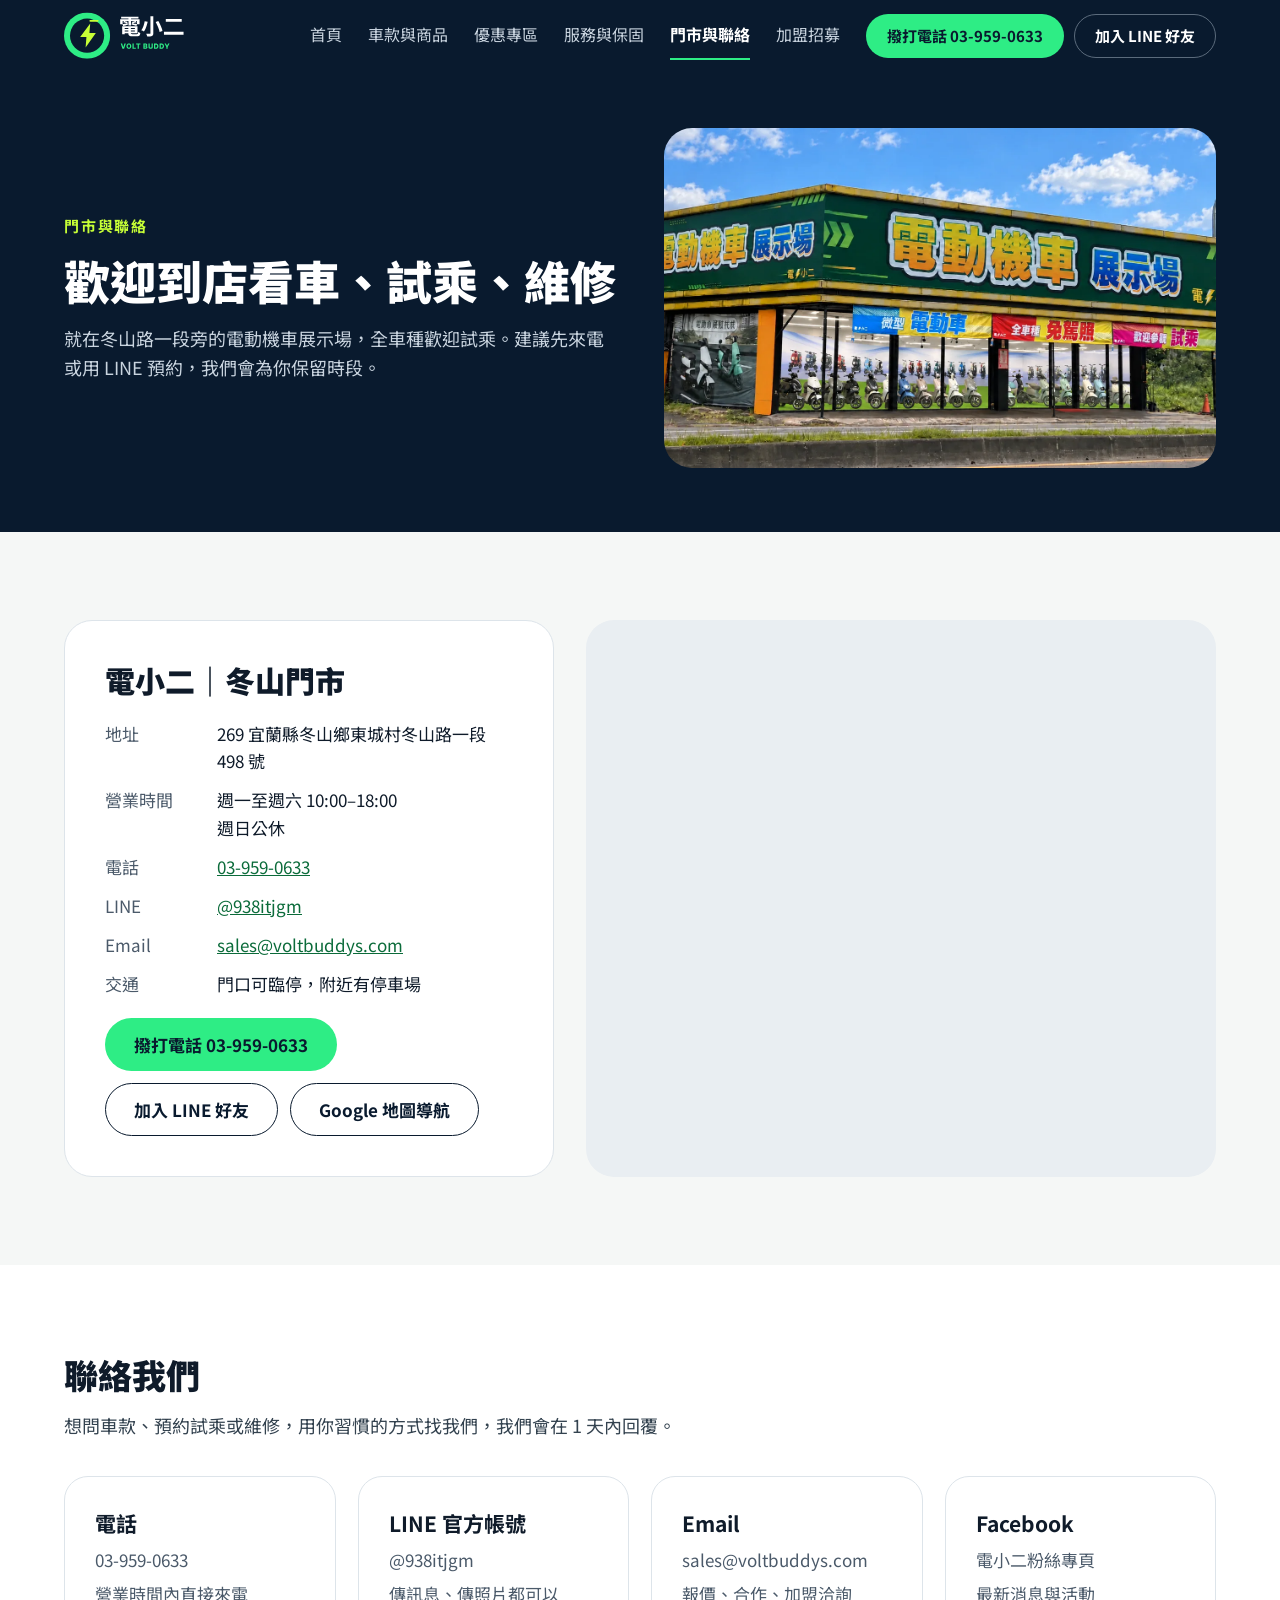
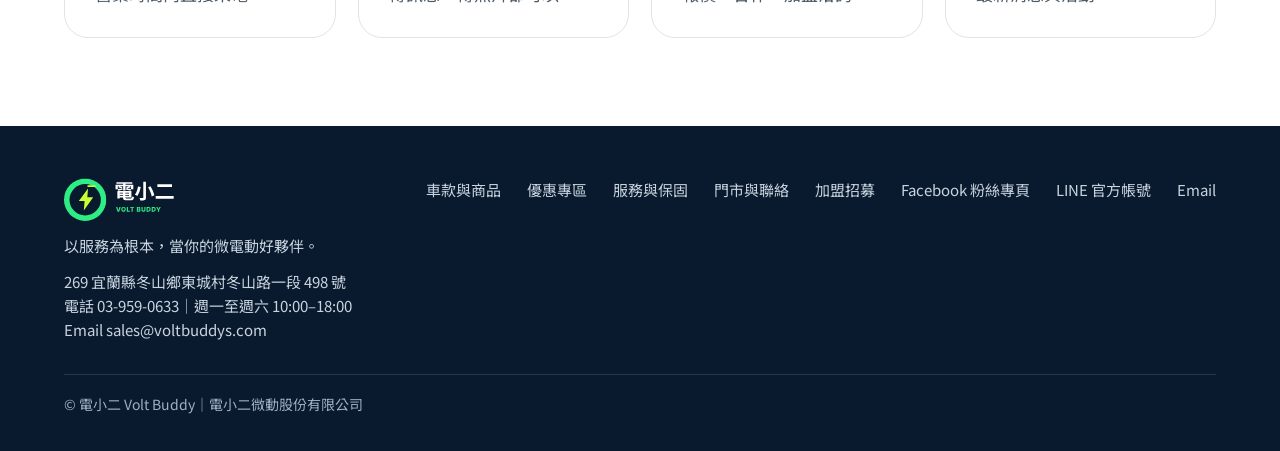
<file: store.html>
<!doctype html>
<html lang="zh-Hant-TW">
<head>
<meta charset="utf-8">
<meta name="viewport" content="width=device-width, initial-scale=1">
<title>門市與聯絡｜電小二微型電動車 Volt Buddy</title>
<meta name="description" content="電小二冬山門市：宜蘭縣冬山鄉冬山路一段 498 號，週一至週六 10:00–18:00，電話 03-959-0633。">
<link rel="canonical" href="https://voltbuddys.com/store.html">
<meta property="og:type" content="website">
<meta property="og:title" content="門市與聯絡｜電小二微型電動車 Volt Buddy">
<meta property="og:description" content="電小二冬山門市：宜蘭縣冬山鄉冬山路一段 498 號，週一至週六 10:00–18:00，電話 03-959-0633。">
<meta property="og:url" content="https://voltbuddys.com/store.html">
<meta property="og:image" content="https://voltbuddys.com/assets/img/hero.webp">
<meta name="theme-color" content="#091A2E">

<link rel="icon" href="assets/img/icon.svg" type="image/svg+xml">
<link rel="preconnect" href="https://fonts.googleapis.com">
<link rel="preconnect" href="https://fonts.gstatic.com" crossorigin>
<link rel="stylesheet" href="https://fonts.googleapis.com/css2?family=Noto+Sans+TC:wght@400;700;900&amp;display=swap">
<link rel="stylesheet" href="assets/style.css?v=5">
</head>
<body>
<a class="skip" href="#main">跳到主要內容</a>
<header class="site-header">
<div class="wrap">
<a class="brand" href="index.html" aria-label="電小二 Volt Buddy 首頁"><img src="assets/img/logo-dark.svg" alt="電小二 Volt Buddy" width="150" height="48"></a>
<button class="menu-toggle" type="button" aria-expanded="false" aria-controls="site-nav" aria-label="開啟選單"><svg aria-hidden="true" width="24" height="24" viewBox="0 0 24 24" fill="none" stroke="#FFFFFF" stroke-width="2" stroke-linecap="round"><path d="M4 7h16M4 12h16M4 17h16"/></svg></button>
<nav id="site-nav" class="nav" aria-label="主選單">
<a class="nav-link" href="index.html">首頁</a>
<a class="nav-link" href="models.html">車款與商品</a>
<a class="nav-link" href="promotions.html">優惠專區</a>
<a class="nav-link" href="service.html">服務與保固</a>
<a class="nav-link" href="store.html" aria-current="page">門市與聯絡</a>
<a class="nav-link" href="franchise.html">加盟招募</a>
<div class="nav-actions">
<a class="btn btn-mint btn-sm" href="tel:+88639590633">撥打電話 03-959-0633</a>
<a class="btn btn-ghost-light btn-sm" href="https://line.me/R/ti/p/%40938itjgm">加入 LINE 好友</a>
</div>
</nav>
</div>
</header>
<main id="main">
<section class="page-hero">
<div class="wrap split">
<div class="stack"><p class="eyebrow eyebrow-light">門市與聯絡</p><h1>歡迎到店看車、試乘、維修</h1><p class="lead">就在冬山路一段旁的電動機車展示場，全車種歡迎試乘。建議先來電或用 LINE 預約，我們會為你保留時段。</p></div>
<img class="photo" src="assets/img/store-front-2.webp" alt="電小二冬山門市外觀：綠色招牌寫著電動機車展示場，掛著「全車種免駕照」「歡迎參觀試乘」布條，玻璃窗內排滿電動車" width="1600" height="805">
</div>
</section>
<section class="section">
<div class="wrap split" style="align-items:stretch;gap:32px">
<div class="card stack" style="flex:1 1 420px;gap:20px;padding:40px;border-radius:28px">
<h2 class="h2" style="font-size:30px">電小二｜冬山門市</h2>
<dl class="info">
<dt>地址</dt><dd>269 宜蘭縣冬山鄉東城村冬山路一段 498 號</dd>
<dt>營業時間</dt><dd>週一至週六 10:00–18:00<br>週日公休</dd>
<dt>電話</dt><dd><a href="tel:+88639590633">03-959-0633</a></dd>
<dt>LINE</dt><dd><a href="https://line.me/R/ti/p/%40938itjgm">@938itjgm</a></dd>
<dt>Email</dt><dd><a href="mailto:sales@voltbuddys.com">sales@voltbuddys.com</a></dd>
<dt>交通</dt><dd>門口可臨停，附近有停車場</dd>
</dl>
<div class="btn-row">
<a class="btn btn-mint" href="tel:+88639590633">撥打電話 03-959-0633</a>
<a class="btn btn-ghost" href="https://line.me/R/ti/p/%40938itjgm">加入 LINE 好友</a>
<a class="btn btn-ghost" href="https://www.google.com/maps/search/?api=1&amp;query=%E5%AE%9C%E8%98%AD%E7%B8%A3%E5%86%AC%E5%B1%B1%E9%84%89%E5%86%AC%E5%B1%B1%E8%B7%AF%E4%B8%80%E6%AE%B5498%E8%99%9F">Google 地圖導航</a>
</div>
</div>
<iframe class="map" style="flex:1 1 560px" title="電小二冬山門市 Google 地圖" src="https://www.google.com/maps?q=%E5%AE%9C%E8%98%AD%E7%B8%A3%E5%86%AC%E5%B1%B1%E9%84%89%E5%86%AC%E5%B1%B1%E8%B7%AF%E4%B8%80%E6%AE%B5498%E8%99%9F&amp;output=embed" loading="lazy" referrerpolicy="no-referrer-when-downgrade"></iframe>
</div>
</section>
<section class="section section-white">
<div class="wrap stack-lg">
<div class="stack"><h2 class="h2" style="font-size:34px">聯絡我們</h2><p class="lead">想問車款、預約試乘或維修，用你習慣的方式找我們，我們會在 1 天內回覆。</p></div>
<div class="grid">
<a class="card stack" href="tel:+88639590633" style="text-decoration:none;color:inherit;gap:6px"><h3>電話</h3><p class="muted">03-959-0633</p><p class="muted">營業時間內直接來電</p></a>
<a class="card stack" href="https://line.me/R/ti/p/%40938itjgm" style="text-decoration:none;color:inherit;gap:6px"><h3>LINE 官方帳號</h3><p class="muted">@938itjgm</p><p class="muted">傳訊息、傳照片都可以</p></a>
<a class="card stack" href="mailto:sales@voltbuddys.com" style="text-decoration:none;color:inherit;gap:6px"><h3>Email</h3><p class="muted" style="overflow-wrap:anywhere">sales@voltbuddys.com</p><p class="muted">報價、合作、加盟洽詢</p></a>
<a class="card stack" href="https://www.facebook.com/profile.php?id=61590472652984" style="text-decoration:none;color:inherit;gap:6px"><h3>Facebook</h3><p class="muted">電小二粉絲專頁</p><p class="muted">最新消息與活動</p></a>
</div>
</div>
</section>
</main>
<footer class="site-footer">
<div class="wrap">
<div class="top">
<div class="stack" style="gap:12px;max-width:360px">
<img src="assets/img/logo-dark.svg" alt="電小二 Volt Buddy" width="138" height="44">
<p>以服務為根本，當你的微電動好夥伴。</p>
<p>269 宜蘭縣冬山鄉東城村冬山路一段 498 號<br>電話 <a href="tel:+88639590633">03-959-0633</a>｜週一至週六 10:00–18:00<br>Email <a href="mailto:sales@voltbuddys.com">sales@voltbuddys.com</a></p>
</div>
<nav aria-label="頁尾選單">
<a href="models.html">車款與商品</a>
<a href="promotions.html">優惠專區</a>
<a href="service.html">服務與保固</a>
<a href="store.html">門市與聯絡</a>
<a href="franchise.html">加盟招募</a>
<a href="https://www.facebook.com/profile.php?id=61590472652984">Facebook 粉絲專頁</a>
<a href="https://line.me/R/ti/p/%40938itjgm">LINE 官方帳號</a>
<a href="mailto:sales@voltbuddys.com">Email</a>
</nav>
</div>
<p class="bottom">© 電小二 Volt Buddy｜電小二微動股份有限公司</p>
</div>
</footer>
<script src="assets/site.js?v=2" defer></script>
</body>
</html>
</file>
<file: assets/style.css>
/* 電小二 Volt Buddy 官網樣式
   設計稿的顏色與字級集中在 :root，之後要改品牌色只改這裡。 */
:root {
  --navy: #091A2E;
  --navy-2: #10253D;
  --navy-line: #22364C;
  --mint: #2EED85;
  --lime: #C7FF36;
  --bg: #F5F7F6;
  --card: #FFFFFF;
  --line: #DDE4EA;
  --ink: #0F1B2A;
  --ink-2: #33424F;
  --muted: #4B5A6A;
  --on-navy: #C9D4DF;
  --on-navy-2: #9FB0C2;
  --link: #0B6B3A;
  --radius: 24px;
  --wrap: 1200px;
}

* { box-sizing: border-box; }
[hidden] { display: none !important; }
html { -webkit-text-size-adjust: 100%; scroll-behavior: smooth; }
body {
  margin: 0;
  background: var(--bg);
  color: var(--ink);
  font-family: 'Noto Sans TC', system-ui, -apple-system, 'PingFang TC', 'Microsoft JhengHei', sans-serif;
  font-size: 17px;
  line-height: 1.6;
}
img { max-width: 100%; display: block; }
a { color: var(--link); }
a:hover { color: #064E2A; }
:focus-visible { outline: 3px solid var(--lime); outline-offset: 3px; border-radius: 6px; }
h1, h2, h3, p { margin: 0; }
.wrap { max-width: var(--wrap); margin: 0 auto; padding: 0 24px; }
.skip { position: absolute; left: -9999px; }
.skip:focus { left: 16px; top: 16px; z-index: 100; background: var(--lime); color: var(--navy); padding: 10px 16px; border-radius: 10px; }

/* ---------- 頁首 ---------- */
.site-header { background: var(--navy); position: sticky; top: 0; z-index: 50; }
.site-header .wrap { display: flex; align-items: center; justify-content: space-between; gap: 16px; padding-top: 12px; padding-bottom: 12px; }
.brand img { height: 48px; width: auto; }
.nav { display: flex; align-items: center; gap: 4px 26px; }
.nav a.nav-link { white-space: nowrap; color: var(--on-navy); text-decoration: none; font-size: 16px; padding: 10px 0; border-bottom: 2px solid transparent; }
.nav a.nav-link:hover { color: #FFFFFF; }
.nav a.nav-link[aria-current="page"] { color: #FFFFFF; font-weight: 700; border-bottom-color: var(--mint); }
.nav-actions { display: flex; gap: 10px; }
.menu-toggle { display: none; width: 48px; height: 48px; border-radius: 12px; border: 1px solid #3C4E63; background: transparent; cursor: pointer; align-items: center; justify-content: center; }

/* ---------- 按鈕 ---------- */
.btn { white-space: nowrap; display: inline-flex; align-items: center; justify-content: center; min-height: 48px; text-decoration: none; font-weight: 700; font-size: 17px; padding: 12px 28px; border-radius: 999px; border: 1px solid transparent; text-align: center; }
.btn-sm { min-height: 44px; font-size: 15px; padding: 9px 20px; }
.btn-mint { background: var(--mint); color: var(--navy); }
.btn-mint:hover { background: #5CF3A0; color: var(--navy); }
.btn-ghost-light { color: #FFFFFF; border-color: #5B6B7C; }
.btn-ghost-light:hover { color: #FFFFFF; border-color: #FFFFFF; }
.btn-ghost { color: var(--navy); border-color: var(--navy); }
.btn-ghost:hover { color: var(--navy); background: #EEF2F5; }
.btn-navy { background: var(--navy); color: #FFFFFF; }
.btn-navy:hover { background: #17304D; color: #FFFFFF; }
.btn-row { display: flex; flex-wrap: wrap; gap: 12px; }

/* ---------- 共用區塊 ---------- */
.section { padding: 88px 0; }
.section-white { background: var(--card); }
.eyebrow { color: var(--link); font-weight: 700; letter-spacing: 0.12em; font-size: 15px; }
.eyebrow-light { color: var(--lime); }
.h2 { font-size: 38px; line-height: 1.3; font-weight: 900; }
.lead { font-size: 18px; color: var(--ink-2); }
.center { text-align: center; }
.stack { display: flex; flex-direction: column; gap: 14px; }
.stack-lg { display: flex; flex-direction: column; gap: 36px; }
.grid { display: grid; gap: 22px; grid-template-columns: repeat(auto-fit, minmax(260px, 1fr)); }
.card { background: var(--card); border: 1px solid var(--line); border-radius: var(--radius); padding: 30px; }
.card-soft { background: var(--bg); border-radius: 20px; padding: 28px; }
.card h3 { font-size: 21px; font-weight: 700; }
.muted { color: var(--muted); }
.pill { display: inline-block; background: var(--lime); color: var(--navy); font-weight: 900; padding: 6px 16px; border-radius: 999px; }
.split { display: flex; flex-wrap: wrap; gap: 48px; align-items: center; }
.split > * { flex: 1 1 420px; min-width: 0; }
.photo { width: 100%; object-fit: cover; border-radius: 28px; }

/* ---------- 主視覺 ---------- */
.hero { background: var(--navy); color: #FFFFFF; padding: 64px 0 88px; }
.hero h1 { font-size: 60px; line-height: 1.15; font-weight: 900; }
.hero .accent { color: var(--mint); }
.hero p.lead { color: var(--on-navy); font-size: 19px; max-width: 540px; }
.hero .note { color: var(--on-navy-2); font-size: 14px; }
.hero .photo { height: 520px; object-position: 50% 45%; }
.page-hero { background: var(--navy); color: #FFFFFF; padding: 56px 0 64px; }
.page-hero h1 { font-size: 46px; line-height: 1.25; font-weight: 900; }
.page-hero p.lead { color: var(--on-navy); max-width: 640px; }
.page-hero .photo { height: 340px; }
.hero-lineup { padding-bottom: 0; }
.lineup-wrap { margin-top: 32px; }
.lineup { width: 100%; max-width: 2000px; height: auto; display: block; margin: 0 auto; }
.lineup-hint { display: none; }

/* ---------- 圖示方塊 ---------- */
.icon-box { width: 56px; height: 56px; border-radius: 16px; background: var(--navy); display: flex; align-items: center; justify-content: center; }

/* ---------- 優惠卡 ---------- */
.promo { background: var(--card); border: 1px solid var(--line); border-radius: var(--radius); overflow: hidden; display: flex; flex-direction: column; }
.promo-top { background: var(--navy); padding: 22px 26px; display: flex; flex-direction: column; gap: 6px; }
.promo-badge { align-self: flex-start; background: var(--lime); color: var(--navy); font-size: 13px; font-weight: 900; padding: 3px 12px; border-radius: 999px; }
.promo-badge.ending { background: #FFD166; }
.promo-price { color: var(--mint); font-size: 30px; font-weight: 900; line-height: 1.2; }
.promo-save { color: var(--on-navy); font-size: 15px; }
.promo-body { padding: 22px 26px 26px; display: flex; flex-direction: column; gap: 8px; flex: 1; }
.promo-body h3 { font-size: 21px; font-weight: 700; }
.promo-period { margin-top: auto; padding-top: 12px; border-top: 1px solid #E9EEF2; color: var(--muted); font-size: 15px; }
.promo-mini { text-decoration: none; color: var(--ink); background: var(--card); border: 1px solid var(--line); border-left: 6px solid var(--mint); border-radius: 20px; padding: 20px 24px; display: flex; flex-direction: column; gap: 4px; }
.promo-mini:hover { color: var(--ink); border-color: var(--mint); }
.promo-mini strong { font-size: 22px; font-weight: 900; color: var(--navy); }
.status-box { background: var(--card); border: 1px dashed #B9C6D3; border-radius: 20px; padding: 36px 24px; text-align: center; color: var(--ink-2); }

/* ---------- 車款卡 ---------- */
.tabs { display: flex; flex-wrap: wrap; gap: 10px; }
.tab { font: inherit; font-size: 16px; font-weight: 700; min-height: 44px; padding: 9px 22px; border-radius: 999px; cursor: pointer; background: var(--card); color: var(--ink); border: 1px solid #C3CED8; }
.tab[aria-pressed="true"] { background: var(--navy); color: #FFFFFF; border-color: var(--navy); }
.model-grid { grid-template-columns: repeat(auto-fit, minmax(300px, 1fr)); gap: 24px; }
.model { background: var(--card); border: 1px solid var(--line); border-radius: var(--radius); overflow: hidden; display: flex; flex-direction: column; }
.model-media { aspect-ratio: 4 / 3; background: #E9EEF2; display: flex; align-items: center; justify-content: center; }
.model-media:has(img) { aspect-ratio: auto; }
.model-media img { width: 100%; height: auto; }
.model-body { padding: 22px 26px 26px; display: flex; flex-direction: column; gap: 10px; flex: 1; }
.model-body h3 { font-size: 22px; font-weight: 700; }
.model-cat { align-self: flex-start; background: #E3FBEF; color: var(--link); font-size: 13px; font-weight: 700; padding: 3px 10px; border-radius: 999px; }
.model-specs { margin: 0; padding-left: 20px; color: var(--ink-2); }
.model-note { font-size: 14px; color: var(--muted); background: var(--bg); border-radius: 10px; padding: 8px 12px; }
.model-foot { margin-top: auto; padding-top: 12px; display: flex; flex-wrap: wrap; align-items: center; justify-content: space-between; gap: 12px; }
.model-price { font-size: 18px; font-weight: 700; color: var(--navy); }

/* ---------- 資訊列表 ---------- */
.info { margin: 0; display: grid; grid-template-columns: 96px 1fr; gap: 12px 16px; font-size: 17px; }
.info dt { color: var(--muted); }
.info dd { margin: 0; }
.map { width: 100%; min-height: 420px; border: 0; border-radius: 28px; background: #E9EEF2; }

/* ---------- 步驟 ---------- */
.steps { margin: 0; padding: 0; list-style: none; display: grid; gap: 20px; grid-template-columns: repeat(auto-fit, minmax(220px, 1fr)); }
.steps li { background: var(--bg); border-radius: 20px; padding: 28px; display: flex; flex-direction: column; gap: 10px; }
.step-no { width: 44px; height: 44px; border-radius: 999px; background: var(--mint); color: var(--navy); font-weight: 900; font-size: 18px; display: flex; align-items: center; justify-content: center; }
.steps strong { font-size: 20px; }

/* ---------- 常見問題 ---------- */
.faq details { border-bottom: 1px solid var(--line); }
.faq summary { list-style: none; cursor: pointer; padding: 18px 0; font-size: 18px; font-weight: 700; display: flex; justify-content: space-between; gap: 16px; min-height: 44px; }
.faq summary::-webkit-details-marker { display: none; }
.faq summary::after { content: '＋'; flex: none; }
.faq details[open] summary::after { content: '－'; }
.faq details p { padding: 0 0 18px; color: var(--ink-2); }

/* ---------- 深色橫幅 ---------- */
.banner { background: var(--navy); border-radius: 32px; padding: 56px; display: flex; flex-wrap: wrap; align-items: center; justify-content: space-between; gap: 28px; color: #FFFFFF; }
.banner h2 { font-size: 36px; line-height: 1.3; font-weight: 900; }
.banner p { color: var(--on-navy); }

/* ---------- 頁尾 ---------- */
.site-footer { background: var(--navy); color: var(--on-navy); padding: 52px 0 36px; font-size: 15px; }
.site-footer .top { display: flex; flex-wrap: wrap; justify-content: space-between; gap: 28px; }
.site-footer img { height: 44px; width: auto; align-self: flex-start; }
.site-footer nav { display: flex; flex-wrap: wrap; gap: 10px 26px; }
.site-footer a { color: var(--on-navy); text-decoration: none; }
.site-footer a:hover { color: #FFFFFF; }
.site-footer .bottom { margin-top: 32px; padding-top: 18px; border-top: 1px solid var(--navy-line); color: var(--on-navy-2); font-size: 14px; }

/* ---------- 手機與平板 ---------- */
@media (max-width: 1140px) {
  .menu-toggle { display: inline-flex; }
  .site-header .wrap { flex-wrap: wrap; }
  .nav { display: none; width: 100%; flex-direction: column; align-items: stretch; gap: 0; padding: 8px 0 4px; }
  .nav.open { display: flex; }
  .nav a.nav-link { font-size: 17px; padding: 12px 0; border-bottom: 1px solid var(--navy-line); }
  .nav a.nav-link[aria-current="page"] { border-bottom-color: var(--navy-line); color: var(--mint); }
  .nav-actions { flex-direction: column; padding-top: 12px; }
  .brand img { height: 40px; }
}
@media (max-width: 640px) {
  body { font-size: 16px; }
  .wrap { padding: 0 20px; }
  .section { padding: 56px 0; }
  .hero { padding: 24px 0 48px; }
  .hero .split { flex-direction: column-reverse; gap: 22px; }
  .hero h1 { font-size: 40px; }
  .hero .photo { height: 300px; border-radius: 22px; }
  .page-hero h1 { font-size: 32px; }
  .page-hero .photo { height: 220px; }
  .lineup-wrap { overflow-x: auto; -webkit-overflow-scrolling: touch; margin-top: 24px; }
  .lineup { width: auto; max-width: none; height: 220px; }
  .hero-lineup { padding-bottom: 20px; }
  .lineup-hint { display: block; text-align: center; color: var(--on-navy-2); font-size: 13px; margin: 8px 0 0; }
  :root { --about-h: 220px; }
  .h2 { font-size: 28px; }
  .banner { padding: 32px 24px; border-radius: 24px; }
  .banner h2 { font-size: 26px; }
  .btn-row .btn { flex: 1 1 100%; }
  .info { grid-template-columns: 80px 1fr; font-size: 16px; }
  .map { min-height: 260px; border-radius: 20px; }
  .card { padding: 24px; }
}
@media (prefers-reduced-motion: reduce) { html { scroll-behavior: auto; } }
</file>
